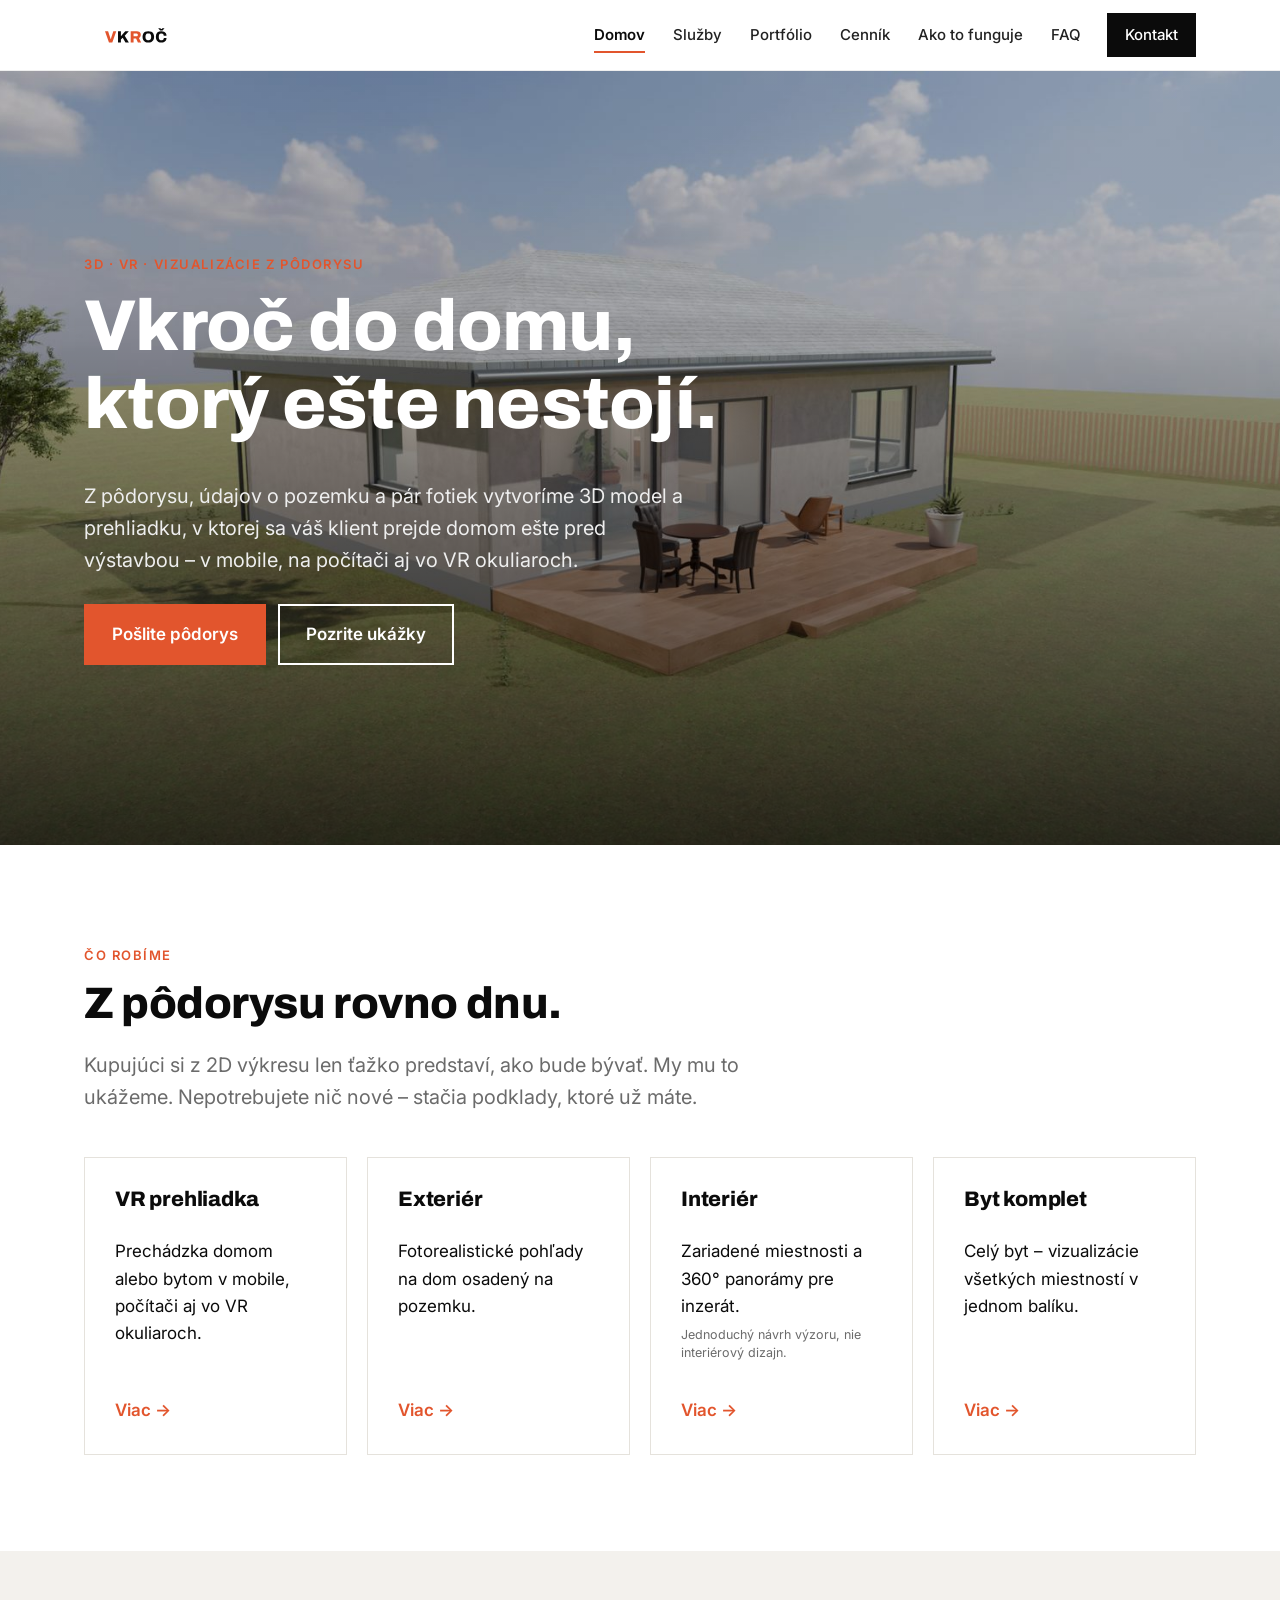
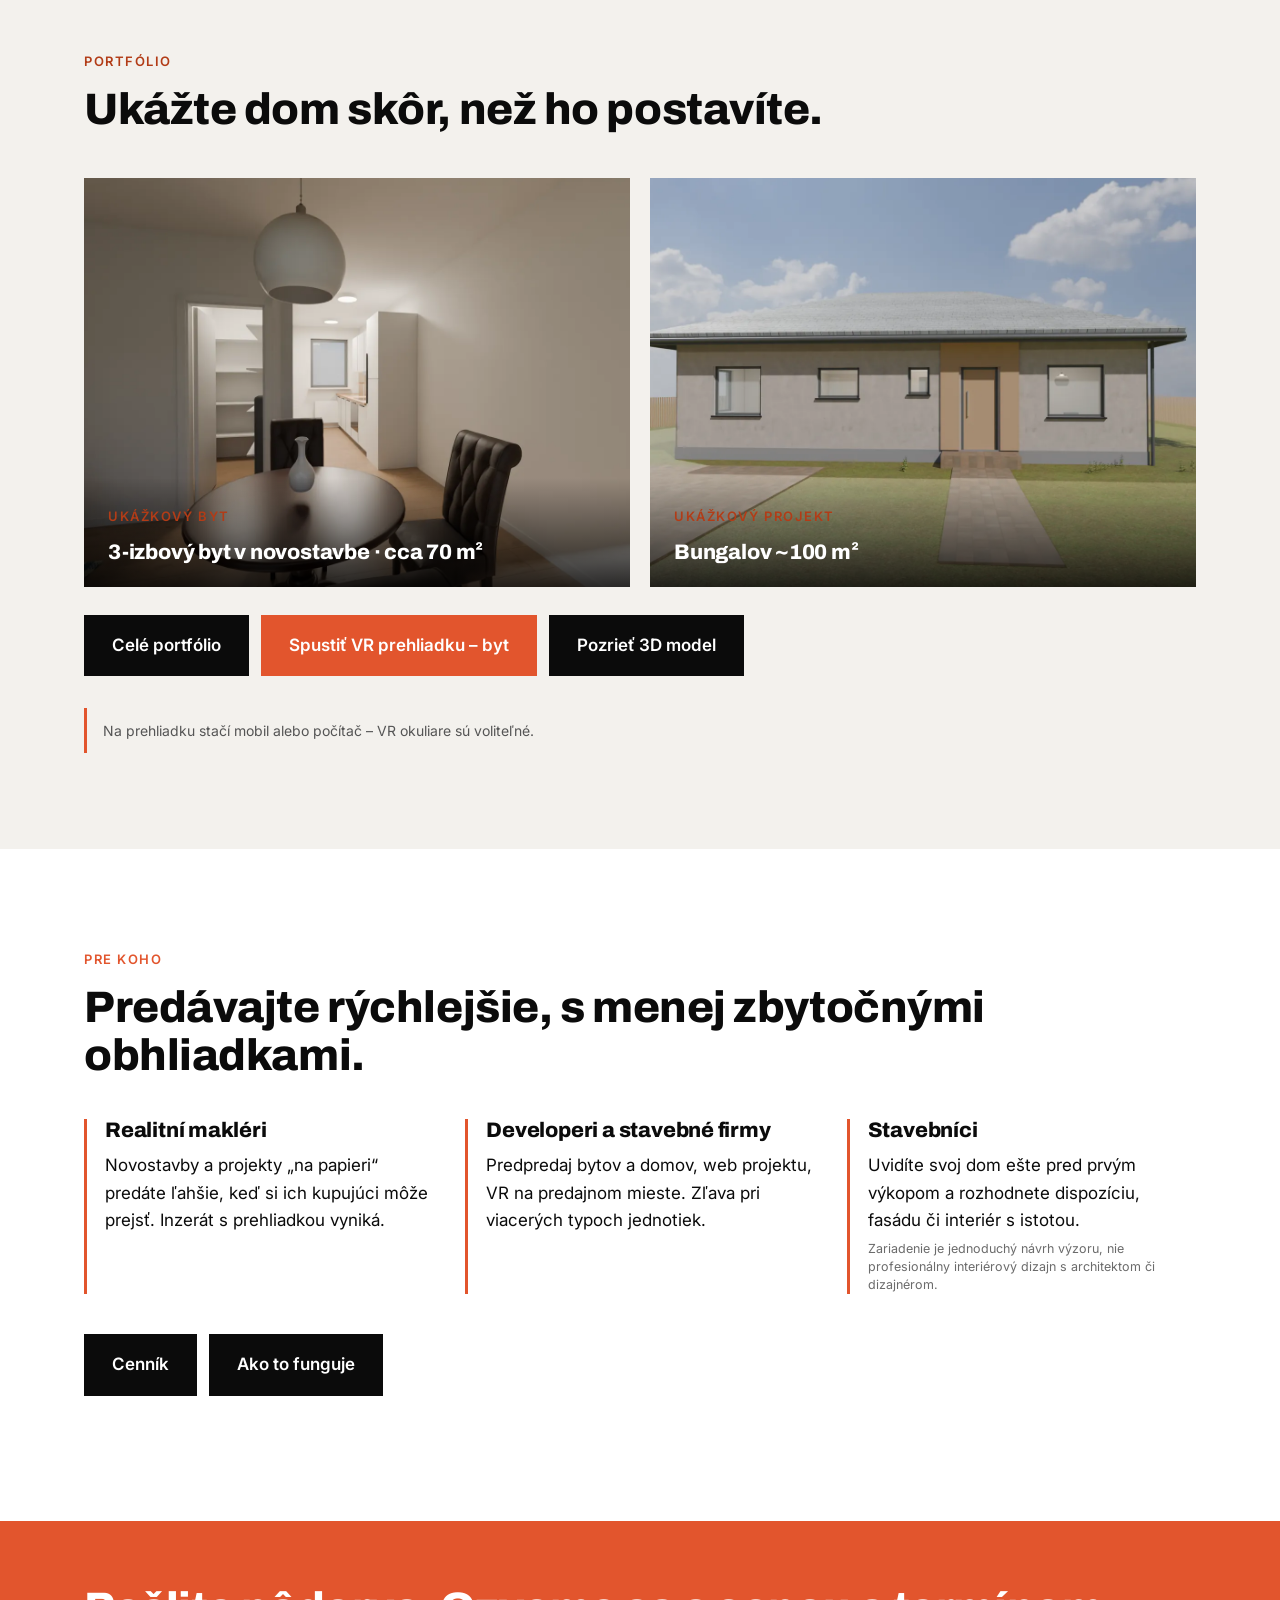
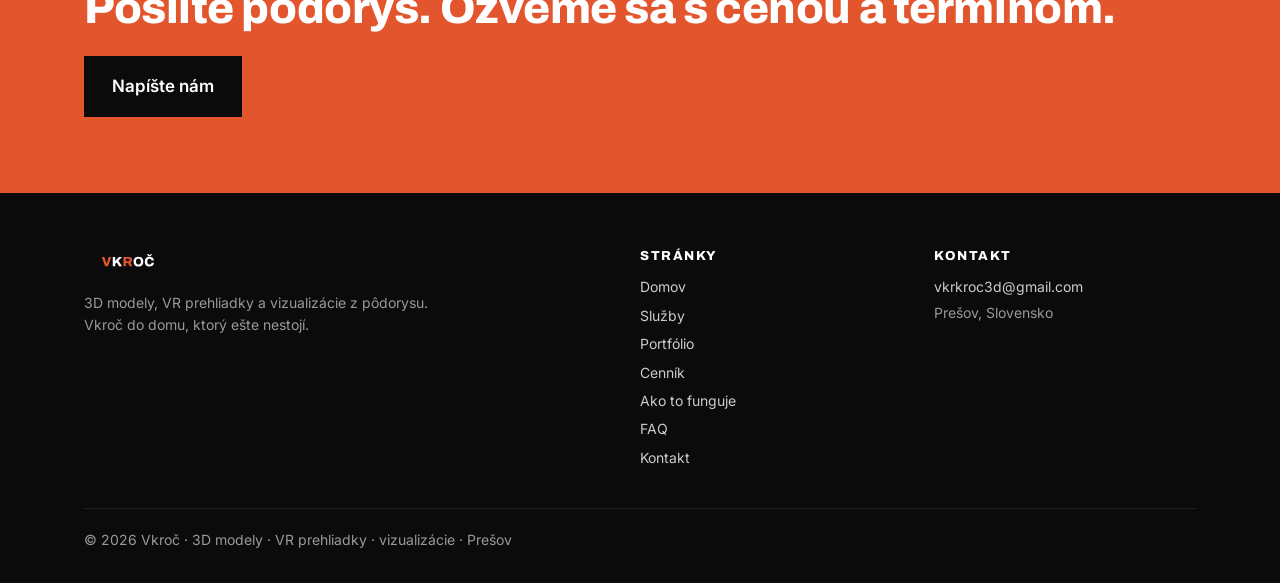
<file: index.html>
<!doctype html>
<html lang="sk">
<head>
<meta charset="utf-8">
<meta name="viewport" content="width=device-width,initial-scale=1">
<title>Vkroč – 3D modely a VR prehliadky z pôdorysu | Prešov</title>
<meta name="description" content="Z pôdorysu, údajov o pozemku a pár fotiek vytvoríme 3D model, VR prehliadku a fotorealistické vizualizácie. Pre maklérov, developerov a stavebníkov na Slovensku.">
<link rel="canonical" href="https://adamskusaai.github.io/vkroc/">
<meta property="og:type" content="website">
<meta property="og:locale" content="sk_SK">
<meta property="og:site_name" content="Vkroč">
<meta property="og:title" content="Vkroč – 3D modely a VR prehliadky z pôdorysu | Prešov">
<meta property="og:description" content="Z pôdorysu, údajov o pozemku a pár fotiek vytvoríme 3D model, VR prehliadku a fotorealistické vizualizácie. Pre maklérov, developerov a stavebníkov na Slovensku.">
<meta property="og:url" content="https://adamskusaai.github.io/vkroc/">
<meta property="og:image" content="https://adamskusaai.github.io/vkroc/img/bung_ext_corner_sw.jpg">
<meta name="twitter:card" content="summary_large_image">
<meta name="theme-color" content="#0B0B0B">
<link rel="icon" href="img/favicon.svg" type="image/svg+xml">
<link rel="icon" href="img/favicon-32.png" sizes="32x32" type="image/png">
<link rel="apple-touch-icon" href="img/apple-touch-icon.png">
<link rel="manifest" href="site.webmanifest">
<script type="application/ld+json">{"@context":"https://schema.org","@type":"LocalBusiness","name":"Vkroč","description":"3D modely, VR prehliadky a vizualizácie z pôdorysu.","url":"https://adamskusaai.github.io/vkroc/","email":"vkrkroc3d@gmail.com","image":"https://adamskusaai.github.io/vkroc/img/bung_ext_corner_sw.jpg","logo":"https://adamskusaai.github.io/vkroc/img/icon-512.png","address":{"@type":"PostalAddress","addressLocality":"Prešov","addressCountry":"SK"},"areaServed":"SK"}</script>
<script>(function(){var m={cennik:'cennik.html',kontakt:'kontakt.html',sluzby:'sluzby.html',ukazky:'portfolio.html',portfolio:'portfolio.html',faq:'faq.html',proces:'ako-to-funguje.html'},h=location.hash.slice(1);if(m[h])location.replace(m[h]);})()</script>
<link rel="preconnect" href="https://fonts.googleapis.com"><link rel="preconnect" href="https://fonts.gstatic.com" crossorigin>
<link href="https://fonts.googleapis.com/css2?family=Archivo:wght@800&amp;family=Inter:wght@400;500;600&amp;display=swap" rel="stylesheet">
<link rel="stylesheet" href="assets/style.css">
<script>document.documentElement.classList.add('js')</script>
</head>
<body>
<a class="skip" href="#main">Preskočiť na obsah</a>
<header class="site-header"><div class="wrap"><a class="logo" href="index.html" aria-label="Vkroč – domov"><img src="img/logo.svg" alt="Vkroč" width="104" height="26"></a>
<button class="burger" aria-label="Menu" aria-expanded="false" aria-controls="nav"><span></span><span></span><span></span></button>
<nav id="nav" class="nav" aria-label="Hlavné menu"><a href="index.html" class="active" aria-current="page">Domov</a><a href="sluzby.html">Služby</a><a href="portfolio.html">Portfólio</a><a href="cennik.html">Cenník</a><a href="ako-to-funguje.html">Ako to funguje</a><a href="faq.html">FAQ</a><a href="kontakt.html" class="cta">Kontakt</a></nav></div></header>
<main id="main">

<section class="hero"><div class="wrap">
<span class="tag">3D · VR · vizualizácie z pôdorysu</span>
<h1>Vkroč do domu,<br>ktorý ešte nestojí.</h1>
<p>Z pôdorysu, údajov o pozemku a pár fotiek vytvoríme 3D model a prehliadku, v ktorej sa váš klient prejde domom ešte pred výstavbou – v mobile, na počítači aj vo VR okuliaroch.</p>
<a class="btn" href="kontakt.html">Pošlite pôdorys</a><a class="btn ghost" href="portfolio.html">Pozrite ukážky</a>
</div></section>

<section><div class="wrap reveal">
<span class="tag">Čo robíme</span>
<h2>Z pôdorysu rovno dnu.</h2>
<p class="lead">Kupujúci si z 2D výkresu len ťažko predstaví, ako bude bývať. My mu to ukážeme. Nepotrebujete nič nové – stačia podklady, ktoré už máte.</p>
<div class="cards four">
<a class="card" href="sluzby.html#vr"><h3>VR prehliadka</h3><p>Prechádzka domom alebo bytom v mobile, počítači aj vo VR okuliaroch.</p><span class="more">Viac</span></a>
<a class="card" href="sluzby.html#exterier"><h3>Exteriér</h3><p>Fotorealistické pohľady na dom osadený na pozemku.</p><span class="more">Viac</span></a>
<a class="card" href="sluzby.html#interier"><h3>Interiér</h3><p>Zariadené miestnosti a 360° panorámy pre inzerát. <small class="note-s">Jednoduchý návrh výzoru, nie interiérový dizajn.</small></p><span class="more">Viac</span></a>
<a class="card" href="sluzby.html#byt"><h3>Byt komplet</h3><p>Celý byt – vizualizácie všetkých miestností v jednom balíku.</p><span class="more">Viac</span></a>
</div></div></section>

<section class="paper"><div class="wrap reveal">
<span class="tag">Portfólio</span>
<h2>Ukážte dom skôr, než ho postavíte.</h2>
<div class="cards two">
<a class="teaser" href="portfolio.html#byt"><picture><source srcset="img/byt3i_obyvacka_kuchyna.webp" type="image/webp"><img src="img/byt3i_obyvacka_kuchyna.jpg" alt="3-izbový byt v novostavbe" loading="lazy" decoding="async" width="1600" height="900"></picture><div><span class="tag">Ukážkový byt</span><h3>3-izbový byt v novostavbe · cca 70 m²</h3></div></a>
<a class="teaser" href="portfolio.html#bungalov"><picture><source srcset="img/bung_ext_front.webp" type="image/webp"><img src="img/bung_ext_front.jpg" alt="Bungalov ~100 m²" loading="lazy" decoding="async" width="1600" height="900"></picture><div><span class="tag">Ukážkový projekt</span><h3>Bungalov ~100 m²</h3></div></a>
</div>
<p style="margin-top:28px"><a class="btn dark" href="portfolio.html">Celé portfólio</a><a class="btn" href="tour/byt3i/tour4.html?model=house_byt3i.glb&amp;lm=lm/&amp;col0=col_byt3i.bin&amp;spots=byt3i&amp;start=1&amp;dhc=4.7,4.6" target="_blank" rel="noopener">Spustiť VR prehliadku – byt</a><a class="btn dark" href="tour/byt3i/tour4.html?model=house_byt3i.glb&amp;lm=lm/&amp;col0=col_byt3i.bin&amp;spots=byt3i&amp;start=1&amp;dhc=4.7,4.6&amp;mode=model" target="_blank" rel="noopener">Pozrieť 3D model</a></p><p class="note">Na prehliadku stačí mobil alebo počítač – VR okuliare sú voliteľné.</p>
</div></section>

<section><div class="wrap reveal">
<span class="tag">Pre koho</span>
<h2>Predávajte rýchlejšie, s menej zbytočnými obhliadkami.</h2>
<div class="who">
<div><h3>Realitní makléri</h3>Novostavby a projekty „na papieri“ predáte ľahšie, keď si ich kupujúci môže prejsť. Inzerát s prehliadkou vyniká.</div>
<div><h3>Developeri a stavebné firmy</h3>Predpredaj bytov a domov, web projektu, VR na predajnom mieste. Zľava pri viacerých typoch jednotiek.</div>
<div><h3>Stavebníci</h3>Uvidíte svoj dom ešte pred prvým výkopom a rozhodnete dispozíciu, fasádu či interiér s istotou.<br><small class="note-s">Zariadenie je jednoduchý návrh výzoru, nie profesionálny interiérový dizajn s architektom či dizajnérom.</small></div>
</div>
<p style="margin-top:40px"><a class="btn dark" href="cennik.html">Cenník</a><a class="btn dark" href="ako-to-funguje.html">Ako to funguje</a></p>
</div></section>
<section class="cta-band"><div class="wrap"><h2>Pošlite pôdorys. Ozveme sa s cenou a termínom.</h2><a class="btn" href="kontakt.html">Napíšte nám</a></div></section>
</main>
<footer><div class="wrap">
<div class="cols">
<div><img src="img/logo-white.svg" alt="Vkroč" width="88" height="22"><p>3D modely, VR prehliadky a vizualizácie z pôdorysu.<br>Vkroč do domu, ktorý ešte nestojí.</p></div>
<div><h2 class="fh">Stránky</h2><a href="index.html">Domov</a><a href="sluzby.html">Služby</a><a href="portfolio.html">Portfólio</a><a href="cennik.html">Cenník</a><a href="ako-to-funguje.html">Ako to funguje</a><a href="faq.html">FAQ</a><a href="kontakt.html">Kontakt</a></div>
<div><h2 class="fh">Kontakt</h2><a href="mailto:vkrkroc3d@gmail.com">vkrkroc3d@gmail.com</a><span>Prešov, Slovensko</span></div>
</div>
<div class="bottom">© 2026 Vkroč · 3D modely · VR prehliadky · vizualizácie · Prešov</div>
</div></footer>
<script src="assets/main.js" defer></script>
</body></html>
</file>
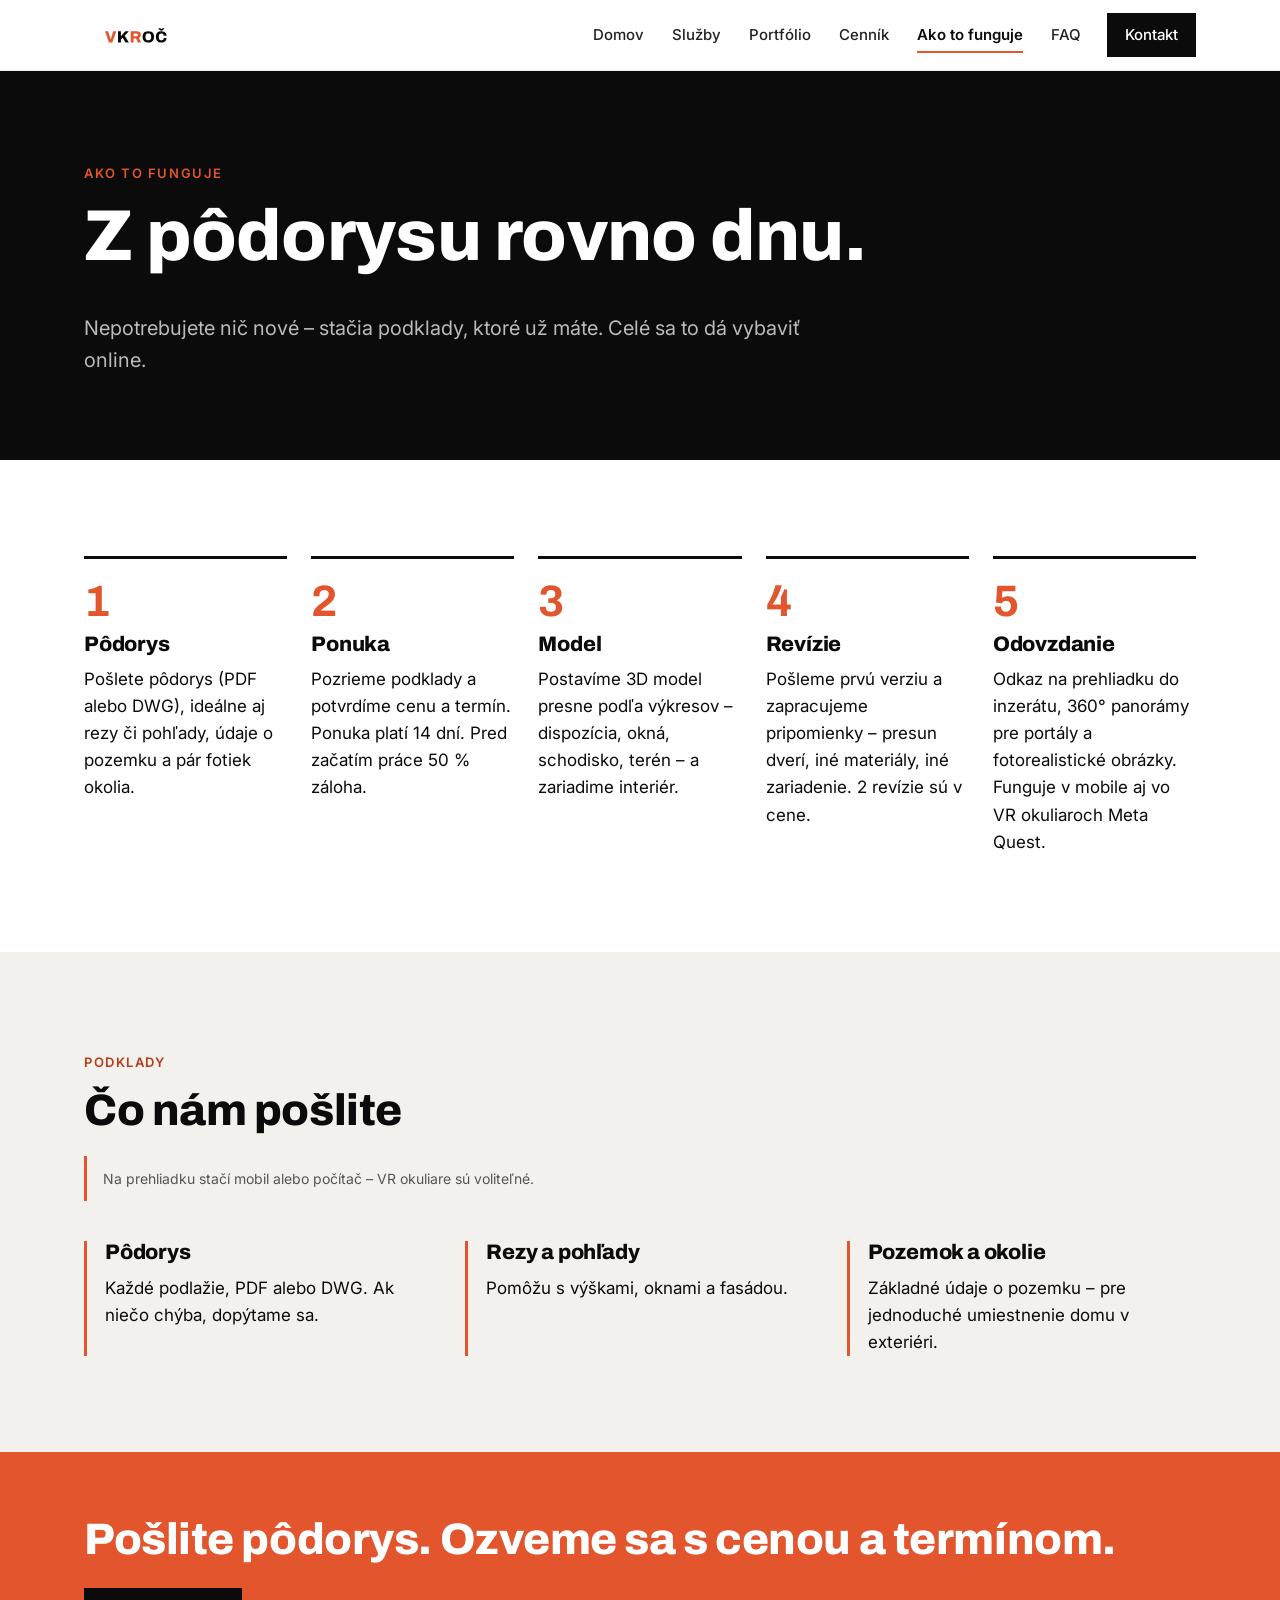
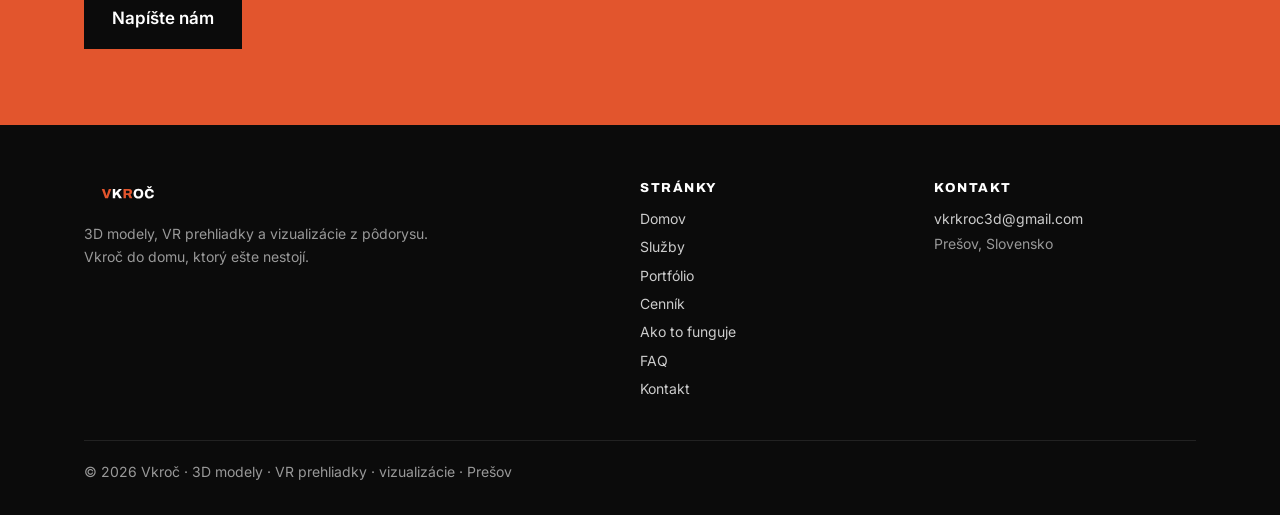
<file: ako-to-funguje.html>
<!doctype html>
<html lang="sk">
<head>
<meta charset="utf-8">
<meta name="viewport" content="width=device-width,initial-scale=1">
<title>Ako to funguje – od pôdorysu po prehliadku | Vkroč</title>
<meta name="description" content="Postup spolupráce: pošlete pôdorys, dostanete ponuku, postavíme model, zapracujeme revízie a odovzdáme prehliadku a vizualizácie.">
<link rel="canonical" href="https://adamskusaai.github.io/vkroc/ako-to-funguje.html">
<meta property="og:type" content="website">
<meta property="og:locale" content="sk_SK">
<meta property="og:site_name" content="Vkroč">
<meta property="og:title" content="Ako to funguje – od pôdorysu po prehliadku | Vkroč">
<meta property="og:description" content="Postup spolupráce: pošlete pôdorys, dostanete ponuku, postavíme model, zapracujeme revízie a odovzdáme prehliadku a vizualizácie.">
<meta property="og:url" content="https://adamskusaai.github.io/vkroc/ako-to-funguje.html">
<meta property="og:image" content="https://adamskusaai.github.io/vkroc/img/bung_ext_corner_sw.jpg">
<meta name="twitter:card" content="summary_large_image">
<meta name="theme-color" content="#0B0B0B">
<link rel="icon" href="img/favicon.svg" type="image/svg+xml">
<link rel="icon" href="img/favicon-32.png" sizes="32x32" type="image/png">
<link rel="apple-touch-icon" href="img/apple-touch-icon.png">
<link rel="manifest" href="site.webmanifest">
<link rel="preconnect" href="https://fonts.googleapis.com"><link rel="preconnect" href="https://fonts.gstatic.com" crossorigin>
<link href="https://fonts.googleapis.com/css2?family=Archivo:wght@800&amp;family=Inter:wght@400;500;600&amp;display=swap" rel="stylesheet">
<link rel="stylesheet" href="assets/style.css">
<script>document.documentElement.classList.add('js')</script>
</head>
<body>
<a class="skip" href="#main">Preskočiť na obsah</a>
<header class="site-header"><div class="wrap"><a class="logo" href="index.html" aria-label="Vkroč – domov"><img src="img/logo.svg" alt="Vkroč" width="104" height="26"></a>
<button class="burger" aria-label="Menu" aria-expanded="false" aria-controls="nav"><span></span><span></span><span></span></button>
<nav id="nav" class="nav" aria-label="Hlavné menu"><a href="index.html">Domov</a><a href="sluzby.html">Služby</a><a href="portfolio.html">Portfólio</a><a href="cennik.html">Cenník</a><a href="ako-to-funguje.html" class="active" aria-current="page">Ako to funguje</a><a href="faq.html">FAQ</a><a href="kontakt.html" class="cta">Kontakt</a></nav></div></header>
<main id="main">

<section class="page-hero"><div class="wrap"><span class="tag">Ako to funguje</span><h1>Z pôdorysu rovno dnu.</h1><p class="lead">Nepotrebujete nič nové – stačia podklady, ktoré už máte. Celé sa to dá vybaviť online.</p></div></section>
<section><div class="wrap reveal">
<div class="steps five" style="margin-top:0">
<div><b>1</b><h3>Pôdorys</h3>Pošlete pôdorys (PDF alebo DWG), ideálne aj rezy či pohľady, údaje o pozemku a pár fotiek okolia.</div>
<div><b>2</b><h3>Ponuka</h3>Pozrieme podklady a potvrdíme cenu a termín. Ponuka platí 14 dní. Pred začatím práce 50 % záloha.</div>
<div><b>3</b><h3>Model</h3>Postavíme 3D model presne podľa výkresov – dispozícia, okná, schodisko, terén – a zariadime interiér.</div>
<div><b>4</b><h3>Revízie</h3>Pošleme prvú verziu a zapracujeme pripomienky – presun dverí, iné materiály, iné zariadenie. 2 revízie sú v cene.</div>
<div><b>5</b><h3>Odovzdanie</h3>Odkaz na prehliadku do inzerátu, 360° panorámy pre portály a fotorealistické obrázky. Funguje v mobile aj vo VR okuliaroch Meta Quest.</div>
</div></div></section>
<section class="paper"><div class="wrap reveal">
<span class="tag">Podklady</span><h2>Čo nám pošlite</h2><p class="note">Na prehliadku stačí mobil alebo počítač – VR okuliare sú voliteľné.</p>
<div class="who">
<div><h3>Pôdorys</h3>Každé podlažie, PDF alebo DWG. Ak niečo chýba, dopýtame sa.</div>
<div><h3>Rezy a pohľady</h3>Pomôžu s výškami, oknami a fasádou.</div>
<div><h3>Pozemok a okolie</h3>Základné údaje o pozemku – pre jednoduché umiestnenie domu v exteriéri.</div>
</div></div></section>
<section class="cta-band"><div class="wrap"><h2>Pošlite pôdorys. Ozveme sa s cenou a termínom.</h2><a class="btn" href="kontakt.html">Napíšte nám</a></div></section>
</main>
<footer><div class="wrap">
<div class="cols">
<div><img src="img/logo-white.svg" alt="Vkroč" width="88" height="22"><p>3D modely, VR prehliadky a vizualizácie z pôdorysu.<br>Vkroč do domu, ktorý ešte nestojí.</p></div>
<div><h2 class="fh">Stránky</h2><a href="index.html">Domov</a><a href="sluzby.html">Služby</a><a href="portfolio.html">Portfólio</a><a href="cennik.html">Cenník</a><a href="ako-to-funguje.html">Ako to funguje</a><a href="faq.html">FAQ</a><a href="kontakt.html">Kontakt</a></div>
<div><h2 class="fh">Kontakt</h2><a href="mailto:vkrkroc3d@gmail.com">vkrkroc3d@gmail.com</a><span>Prešov, Slovensko</span></div>
</div>
<div class="bottom">© 2026 Vkroč · 3D modely · VR prehliadky · vizualizácie · Prešov</div>
</div></footer>
<script src="assets/main.js" defer></script>
</body></html>
</file>
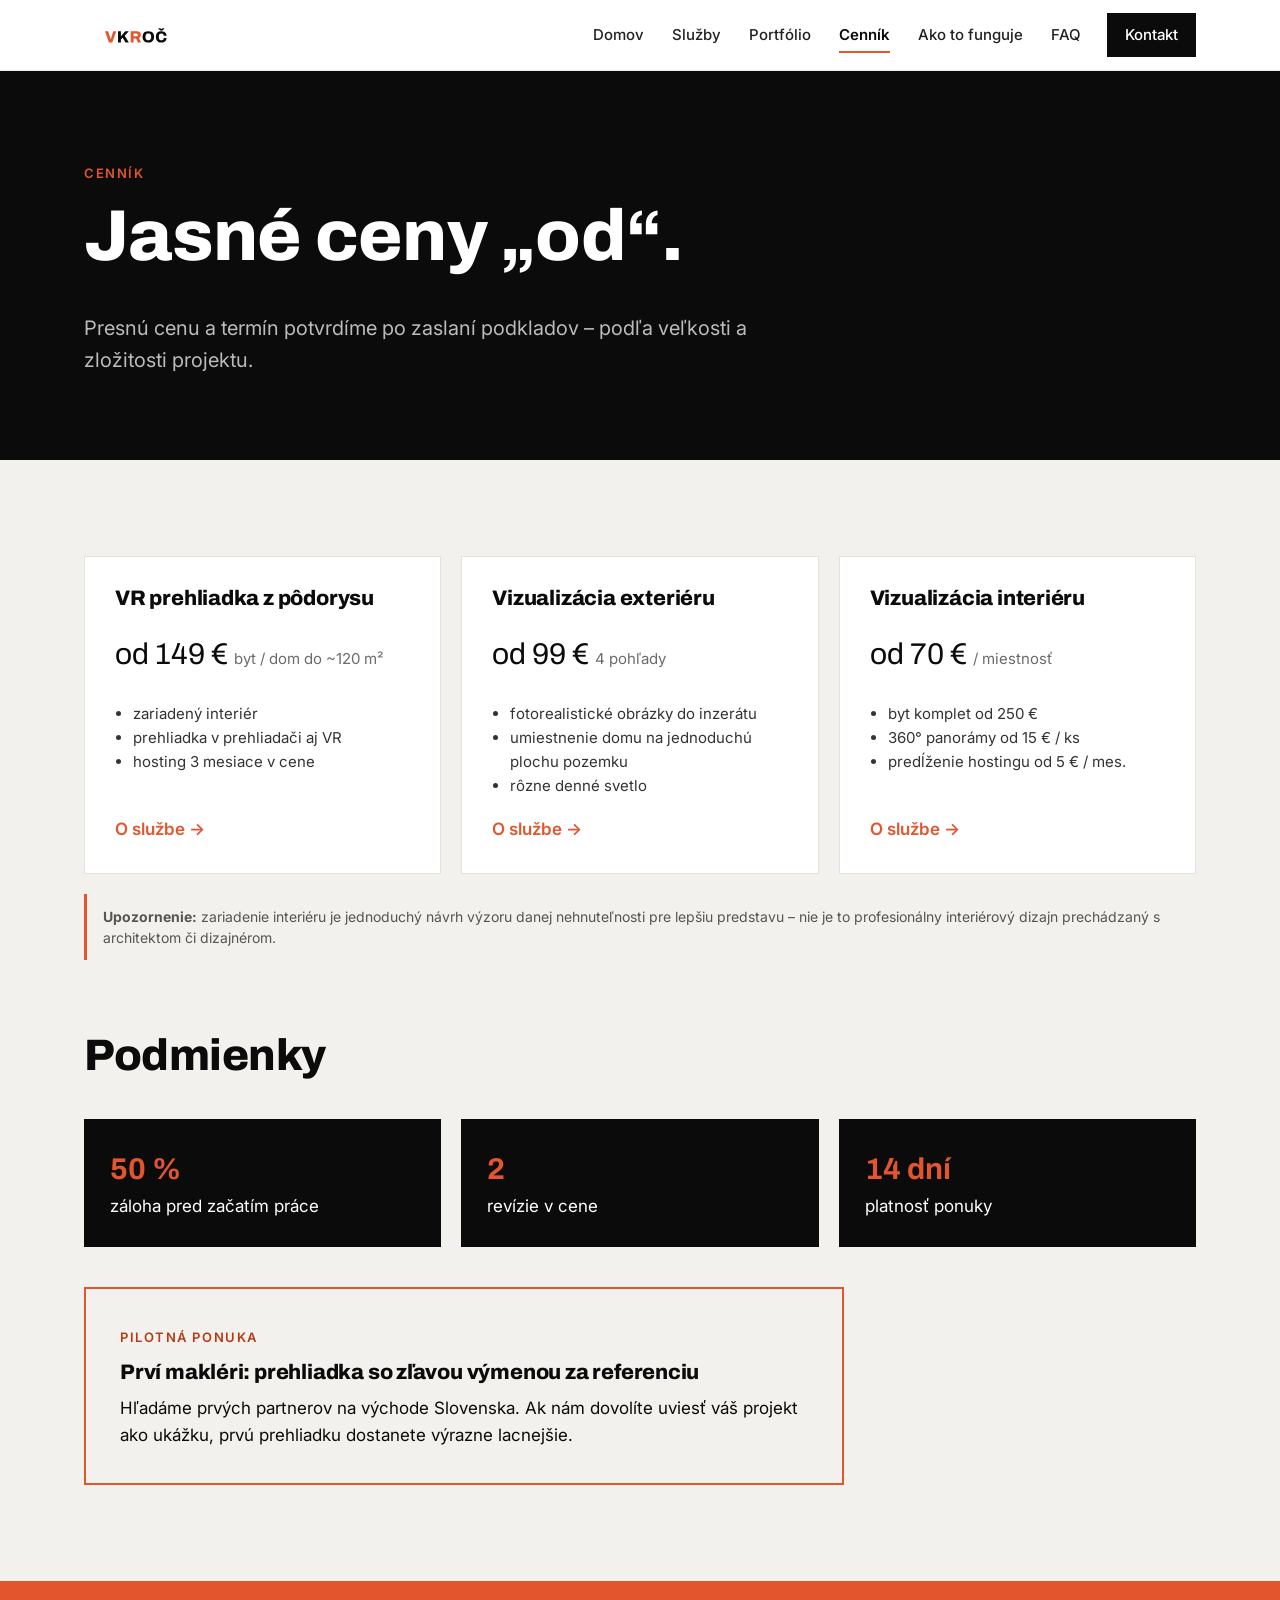
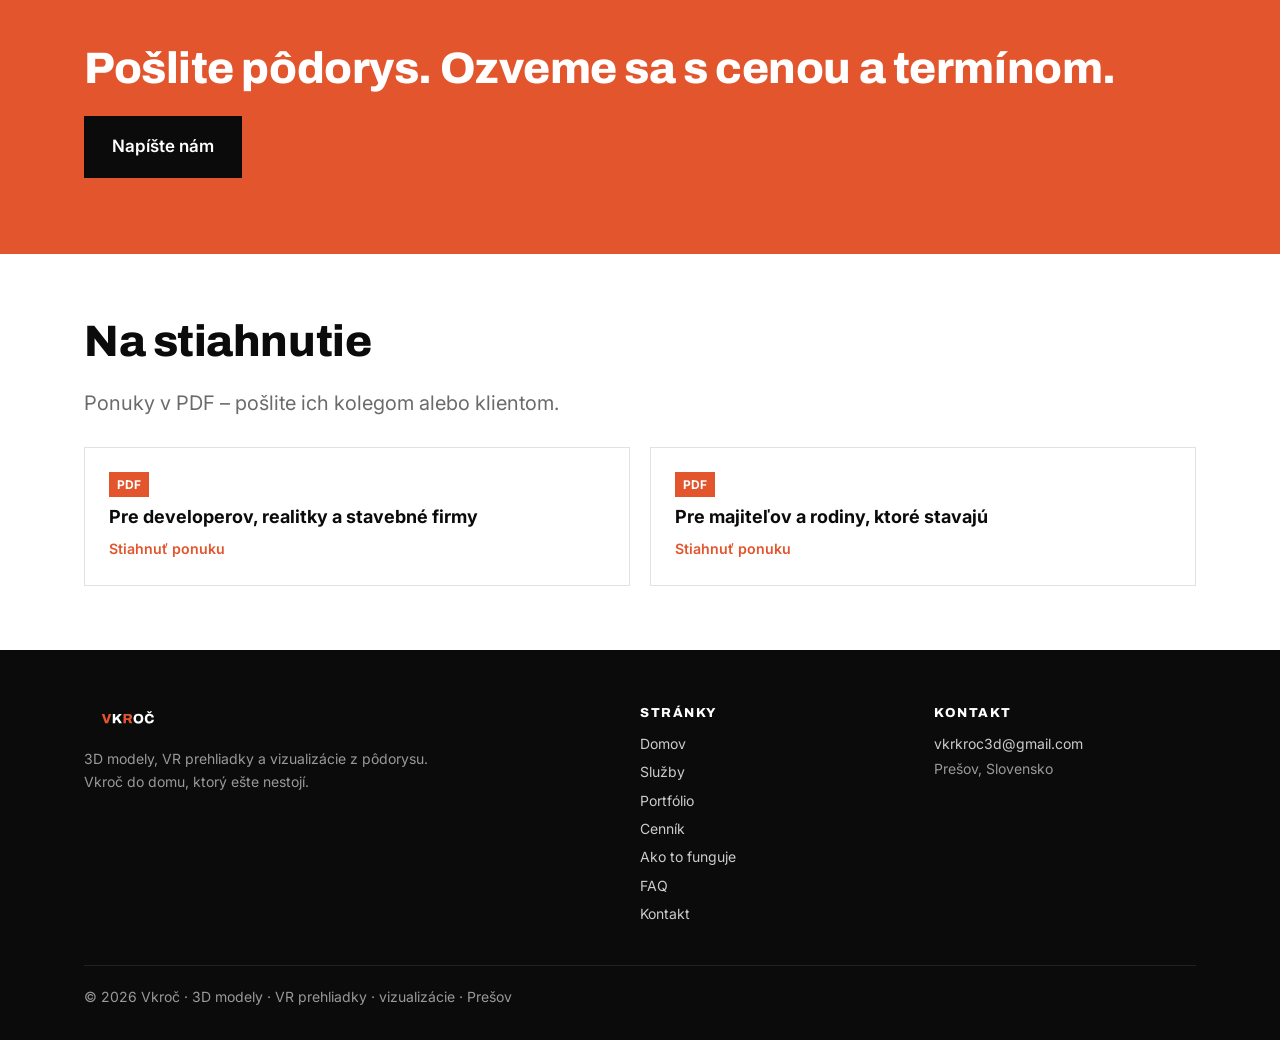
<file: cennik.html>
<!doctype html>
<html lang="sk">
<head>
<meta charset="utf-8">
<meta name="viewport" content="width=device-width,initial-scale=1">
<title>Cenník – VR prehliadky a vizualizácie | Vkroč</title>
<meta name="description" content="Ceny od: VR prehliadka od 149 €, exteriér (4 pohľady) od 99 €, interiér od 70 € za miestnosť, byt komplet od 250 €.">
<link rel="canonical" href="https://adamskusaai.github.io/vkroc/cennik.html">
<meta property="og:type" content="website">
<meta property="og:locale" content="sk_SK">
<meta property="og:site_name" content="Vkroč">
<meta property="og:title" content="Cenník – VR prehliadky a vizualizácie | Vkroč">
<meta property="og:description" content="Ceny od: VR prehliadka od 149 €, exteriér (4 pohľady) od 99 €, interiér od 70 € za miestnosť, byt komplet od 250 €.">
<meta property="og:url" content="https://adamskusaai.github.io/vkroc/cennik.html">
<meta property="og:image" content="https://adamskusaai.github.io/vkroc/img/bung_ext_corner_sw.jpg">
<meta name="twitter:card" content="summary_large_image">
<meta name="theme-color" content="#0B0B0B">
<link rel="icon" href="img/favicon.svg" type="image/svg+xml">
<link rel="icon" href="img/favicon-32.png" sizes="32x32" type="image/png">
<link rel="apple-touch-icon" href="img/apple-touch-icon.png">
<link rel="manifest" href="site.webmanifest">
<link rel="preconnect" href="https://fonts.googleapis.com"><link rel="preconnect" href="https://fonts.gstatic.com" crossorigin>
<link href="https://fonts.googleapis.com/css2?family=Archivo:wght@800&amp;family=Inter:wght@400;500;600&amp;display=swap" rel="stylesheet">
<link rel="stylesheet" href="assets/style.css">
<script>document.documentElement.classList.add('js')</script>
</head>
<body>
<a class="skip" href="#main">Preskočiť na obsah</a>
<header class="site-header"><div class="wrap"><a class="logo" href="index.html" aria-label="Vkroč – domov"><img src="img/logo.svg" alt="Vkroč" width="104" height="26"></a>
<button class="burger" aria-label="Menu" aria-expanded="false" aria-controls="nav"><span></span><span></span><span></span></button>
<nav id="nav" class="nav" aria-label="Hlavné menu"><a href="index.html">Domov</a><a href="sluzby.html">Služby</a><a href="portfolio.html">Portfólio</a><a href="cennik.html" class="active" aria-current="page">Cenník</a><a href="ako-to-funguje.html">Ako to funguje</a><a href="faq.html">FAQ</a><a href="kontakt.html" class="cta">Kontakt</a></nav></div></header>
<main id="main">

<section class="page-hero"><div class="wrap"><span class="tag">Cenník</span><h1>Jasné ceny „od“.</h1><p class="lead">Presnú cenu a termín potvrdíme po zaslaní podkladov – podľa veľkosti a zložitosti projektu.</p></div></section>
<section class="paper"><div class="wrap reveal">
<div class="cards" style="margin-top:0">
<div class="card"><h3>VR prehliadka z pôdorysu</h3><div class="price">od 149 € <small>byt / dom do ~120 m²</small></div><ul><li>zariadený interiér</li><li>prehliadka v prehliadači aj VR</li><li>hosting 3 mesiace v cene</li></ul><a class="more" href="sluzby.html#vr">O službe</a></div>
<div class="card"><h3>Vizualizácia exteriéru</h3><div class="price">od 99 € <small>4 pohľady</small></div><ul><li>fotorealistické obrázky do inzerátu</li><li>umiestnenie domu na jednoduchú plochu pozemku</li><li>rôzne denné svetlo</li></ul><a class="more" href="sluzby.html#exterier">O službe</a></div>
<div class="card"><h3>Vizualizácia interiéru</h3><div class="price">od 70 € <small>/ miestnosť</small></div><ul><li>byt komplet od 250 €</li><li>360° panorámy od 15 € / ks</li><li>predĺženie hostingu od 5 € / mes.</li></ul><a class="more" href="sluzby.html#interier">O službe</a></div>
</div>
<p class="note"><b>Upozornenie:</b> zariadenie interiéru je jednoduchý návrh výzoru danej nehnuteľnosti pre lepšiu predstavu – nie je to profesionálny interiérový dizajn prechádzaný s architektom či dizajnérom.</p>
<h2 style="margin-top:72px">Podmienky</h2>
<div class="cond">
<div><b>50 %</b>záloha pred začatím práce</div>
<div><b>2</b>revízie v cene</div>
<div><b>14 dní</b>platnosť ponuky</div>
</div>
<div class="pilot"><span class="tag">Pilotná ponuka</span><h3>Prví makléri: prehliadka so zľavou výmenou za referenciu</h3>Hľadáme prvých partnerov na východe Slovenska. Ak nám dovolíte uviesť váš projekt ako ukážku, prvú prehliadku dostanete výrazne lacnejšie.</div>
</div></section>
<section class="cta-band"><div class="wrap"><h2>Pošlite pôdorys. Ozveme sa s cenou a termínom.</h2><a class="btn" href="kontakt.html">Napíšte nám</a></div></section>
<section id="na-stiahnutie" class="downloads-sec"><div class="wrap reveal"><h2>Na stiahnutie</h2><p class="lead">Ponuky v PDF – pošlite ich kolegom alebo klientom.</p>
<div class="downloads"><a class="dl" href="files/vkroc-developeri.pdf" download><span class="dl-tag">PDF</span><b>Pre developerov, realitky a stavebné firmy</b><small>Stiahnuť ponuku</small></a>
<a class="dl" href="files/vkroc-majitelia.pdf" download><span class="dl-tag">PDF</span><b>Pre majiteľov a rodiny, ktoré stavajú</b><small>Stiahnuť ponuku</small></a></div></div></section>
</main>
<footer><div class="wrap">
<div class="cols">
<div><img src="img/logo-white.svg" alt="Vkroč" width="88" height="22"><p>3D modely, VR prehliadky a vizualizácie z pôdorysu.<br>Vkroč do domu, ktorý ešte nestojí.</p></div>
<div><h2 class="fh">Stránky</h2><a href="index.html">Domov</a><a href="sluzby.html">Služby</a><a href="portfolio.html">Portfólio</a><a href="cennik.html">Cenník</a><a href="ako-to-funguje.html">Ako to funguje</a><a href="faq.html">FAQ</a><a href="kontakt.html">Kontakt</a></div>
<div><h2 class="fh">Kontakt</h2><a href="mailto:vkrkroc3d@gmail.com">vkrkroc3d@gmail.com</a><span>Prešov, Slovensko</span></div>
</div>
<div class="bottom">© 2026 Vkroč · 3D modely · VR prehliadky · vizualizácie · Prešov</div>
</div></footer>
<script src="assets/main.js" defer></script>
</body></html>
</file>
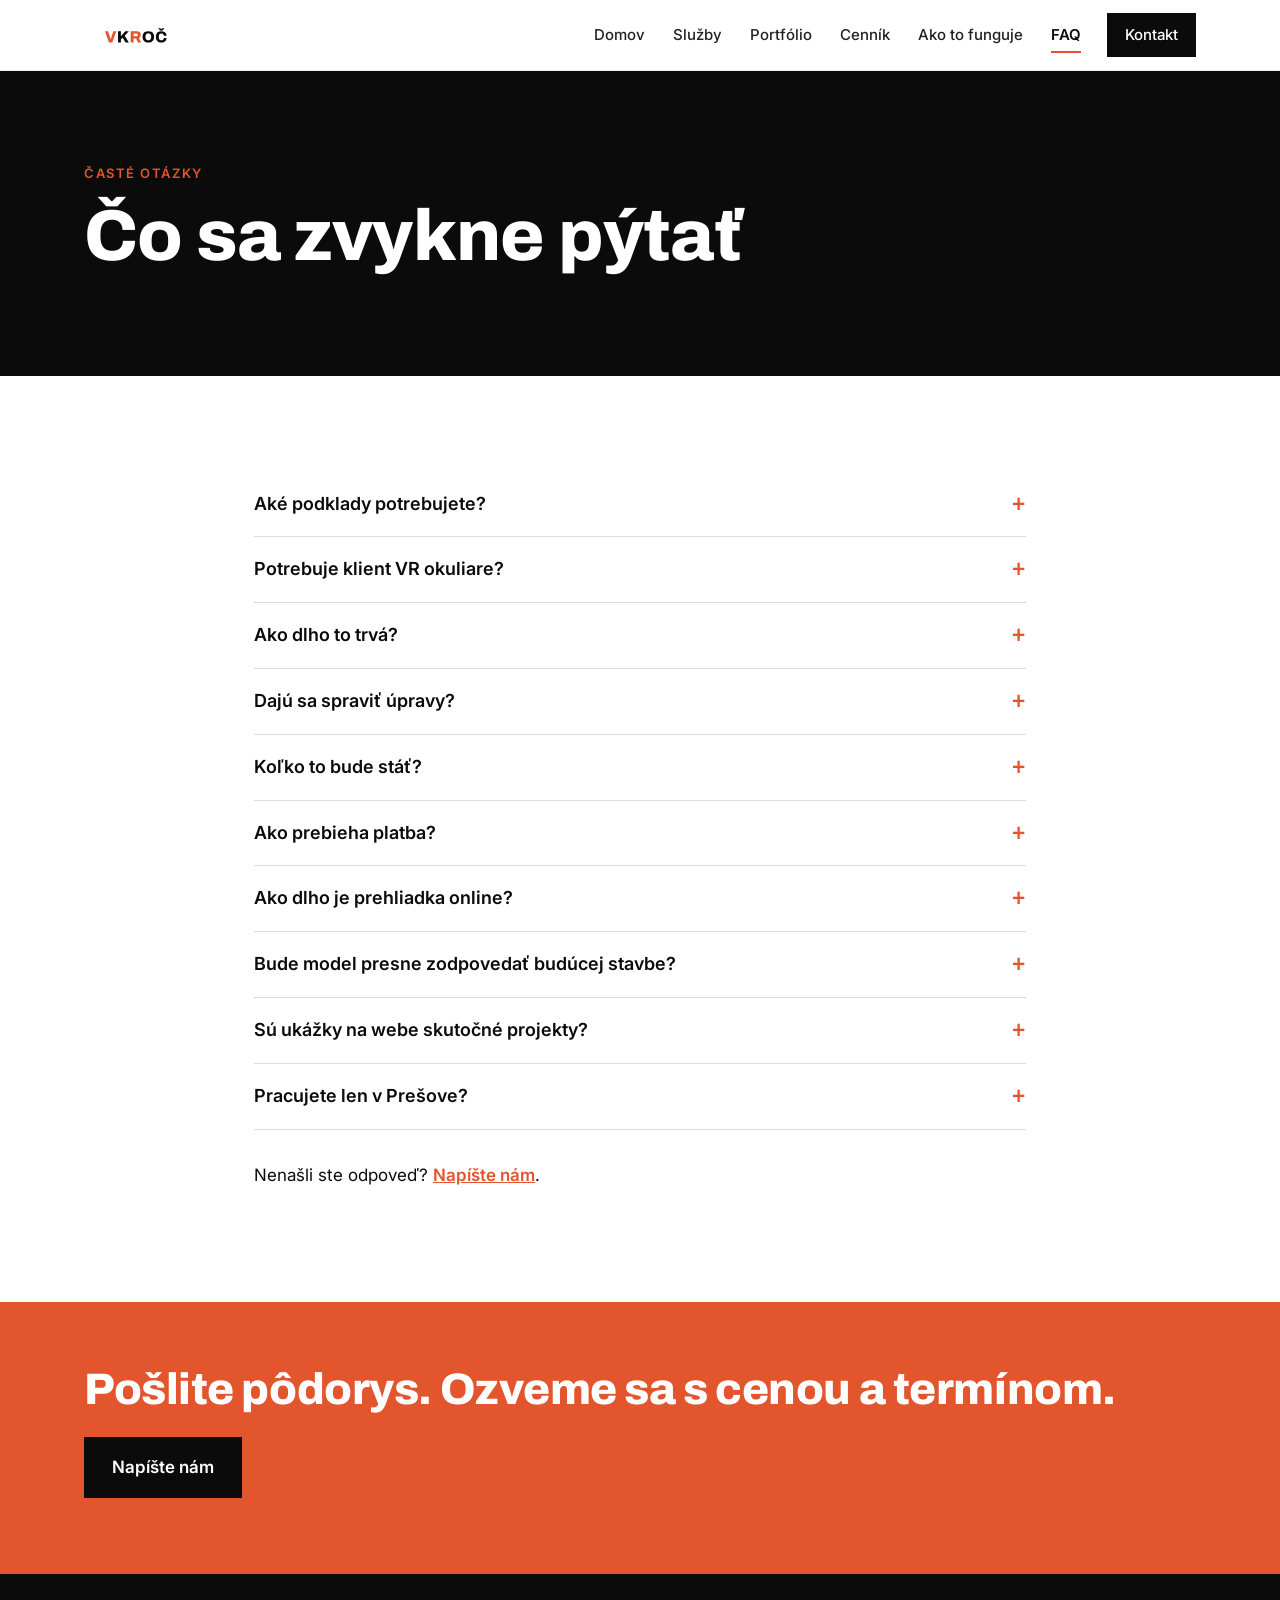
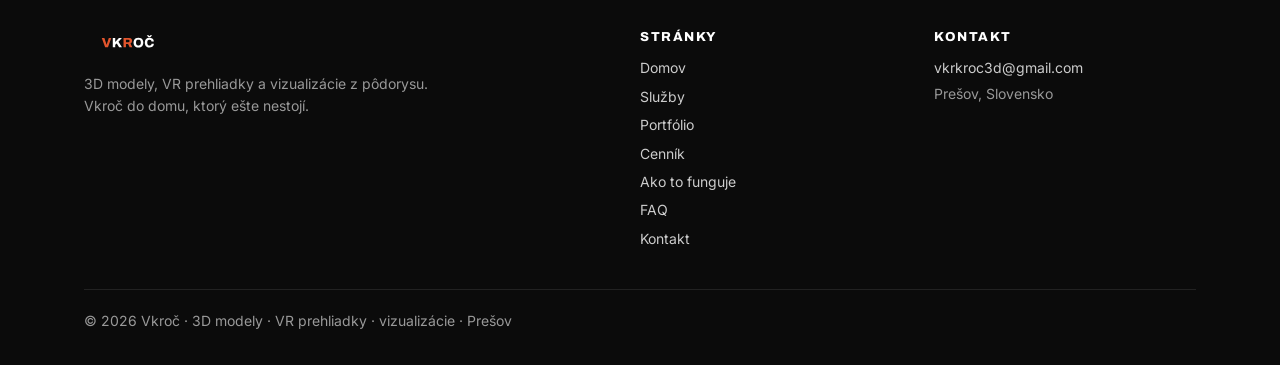
<file: faq.html>
<!doctype html>
<html lang="sk">
<head>
<meta charset="utf-8">
<meta name="viewport" content="width=device-width,initial-scale=1">
<title>Časté otázky | Vkroč</title>
<meta name="description" content="Odpovede na časté otázky o VR prehliadkach a vizualizáciách z pôdorysu: podklady, ceny, platba, revízie, hosting.">
<link rel="canonical" href="https://adamskusaai.github.io/vkroc/faq.html">
<meta property="og:type" content="website">
<meta property="og:locale" content="sk_SK">
<meta property="og:site_name" content="Vkroč">
<meta property="og:title" content="Časté otázky | Vkroč">
<meta property="og:description" content="Odpovede na časté otázky o VR prehliadkach a vizualizáciách z pôdorysu: podklady, ceny, platba, revízie, hosting.">
<meta property="og:url" content="https://adamskusaai.github.io/vkroc/faq.html">
<meta property="og:image" content="https://adamskusaai.github.io/vkroc/img/bung_ext_corner_sw.jpg">
<meta name="twitter:card" content="summary_large_image">
<meta name="theme-color" content="#0B0B0B">
<link rel="icon" href="img/favicon.svg" type="image/svg+xml">
<link rel="icon" href="img/favicon-32.png" sizes="32x32" type="image/png">
<link rel="apple-touch-icon" href="img/apple-touch-icon.png">
<link rel="manifest" href="site.webmanifest">
<link rel="preconnect" href="https://fonts.googleapis.com"><link rel="preconnect" href="https://fonts.gstatic.com" crossorigin>
<link href="https://fonts.googleapis.com/css2?family=Archivo:wght@800&amp;family=Inter:wght@400;500;600&amp;display=swap" rel="stylesheet">
<link rel="stylesheet" href="assets/style.css">
<script>document.documentElement.classList.add('js')</script>
</head>
<body>
<a class="skip" href="#main">Preskočiť na obsah</a>
<header class="site-header"><div class="wrap"><a class="logo" href="index.html" aria-label="Vkroč – domov"><img src="img/logo.svg" alt="Vkroč" width="104" height="26"></a>
<button class="burger" aria-label="Menu" aria-expanded="false" aria-controls="nav"><span></span><span></span><span></span></button>
<nav id="nav" class="nav" aria-label="Hlavné menu"><a href="index.html">Domov</a><a href="sluzby.html">Služby</a><a href="portfolio.html">Portfólio</a><a href="cennik.html">Cenník</a><a href="ako-to-funguje.html">Ako to funguje</a><a href="faq.html" class="active" aria-current="page">FAQ</a><a href="kontakt.html" class="cta">Kontakt</a></nav></div></header>
<main id="main">
<section class="page-hero"><div class="wrap"><span class="tag">Časté otázky</span><h1>Čo sa zvykne pýtať</h1></div></section>
<section class="faq"><div class="wrap" style="max-width:820px"><details><summary>Aké podklady potrebujete?</summary><p>Stačí pôdorys každého podlažia (PDF alebo DWG), ideálne aj rezy a pohľady. Pre exteriér pomôžu údaje o pozemku a fotky okolia. Ak niečo chýba, dopýtame sa.</p></details><details><summary>Potrebuje klient VR okuliare?</summary><p>Nie. Prehliadka funguje v bežnom mobile a počítači cez odkaz. VR okuliare (napr. Meta Quest) sú voliteľné – zážitok „ako naozaj“. Na mobile aj počítači si dom pozriete aj ako 3D model zhora, z boku a spredu.</p></details><details><summary>Ako dlho to trvá?</summary><p>Termín potvrdíme po zaslaní podkladov, podľa veľkosti a zložitosti projektu.</p></details><details><summary>Dajú sa spraviť úpravy?</summary><p>Áno. Po prvej verzii zapracujeme pripomienky – presun dverí, iné materiály, iné zariadenie. V cene sú 2 revízie.</p></details><details><summary>Koľko to bude stáť?</summary><p>Ceny začínajú od 149 € za VR prehliadku, od 99 € za exteriér (4 pohľady), od 70 € za miestnosť interiéru a od 250 € za byt komplet. Presnú cenu potvrdíme po zaslaní podkladov.</p></details><details><summary>Ako prebieha platba?</summary><p>Pred začatím práce je 50 % záloha, zvyšok pri odovzdaní. Ponuka platí 14 dní.</p></details><details><summary>Ako dlho je prehliadka online?</summary><p>Hosting na 3 mesiace je v cene VR prehliadky. Predĺženie hostingu je od 5 € mesačne.</p></details><details><summary>Bude model presne zodpovedať budúcej stavbe?</summary><p>Model staviame podľa vašich výkresov – dispozícia, okná a rozmery zodpovedajú podkladom. Zariadenie interiéru a materiály sú ilustračné, aby si kupujúci vedel predstaviť bývanie.</p></details><details><summary>Sú ukážky na webe skutočné projekty?</summary><p>Ukážkový 3-izbový byt a bungalov majú orientačnú dispozíciu a sú pripravené ako demonštrácia.</p></details><details><summary>Pracujete len v Prešove?</summary><p>Sme z Prešova, ale pracujeme pre celé Slovensko – všetko sa dá vybaviť online.</p></details><p style="margin-top:32px">Nenašli ste odpoveď? <a href="kontakt.html" style="color:var(--or);font-weight:600">Napíšte nám</a>.</p></div></section>
<section class="cta-band"><div class="wrap"><h2>Pošlite pôdorys. Ozveme sa s cenou a termínom.</h2><a class="btn" href="kontakt.html">Napíšte nám</a></div></section>
</main>
<footer><div class="wrap">
<div class="cols">
<div><img src="img/logo-white.svg" alt="Vkroč" width="88" height="22"><p>3D modely, VR prehliadky a vizualizácie z pôdorysu.<br>Vkroč do domu, ktorý ešte nestojí.</p></div>
<div><h2 class="fh">Stránky</h2><a href="index.html">Domov</a><a href="sluzby.html">Služby</a><a href="portfolio.html">Portfólio</a><a href="cennik.html">Cenník</a><a href="ako-to-funguje.html">Ako to funguje</a><a href="faq.html">FAQ</a><a href="kontakt.html">Kontakt</a></div>
<div><h2 class="fh">Kontakt</h2><a href="mailto:vkrkroc3d@gmail.com">vkrkroc3d@gmail.com</a><span>Prešov, Slovensko</span></div>
</div>
<div class="bottom">© 2026 Vkroč · 3D modely · VR prehliadky · vizualizácie · Prešov</div>
</div></footer>
<script src="assets/main.js" defer></script>
</body></html>
</file>
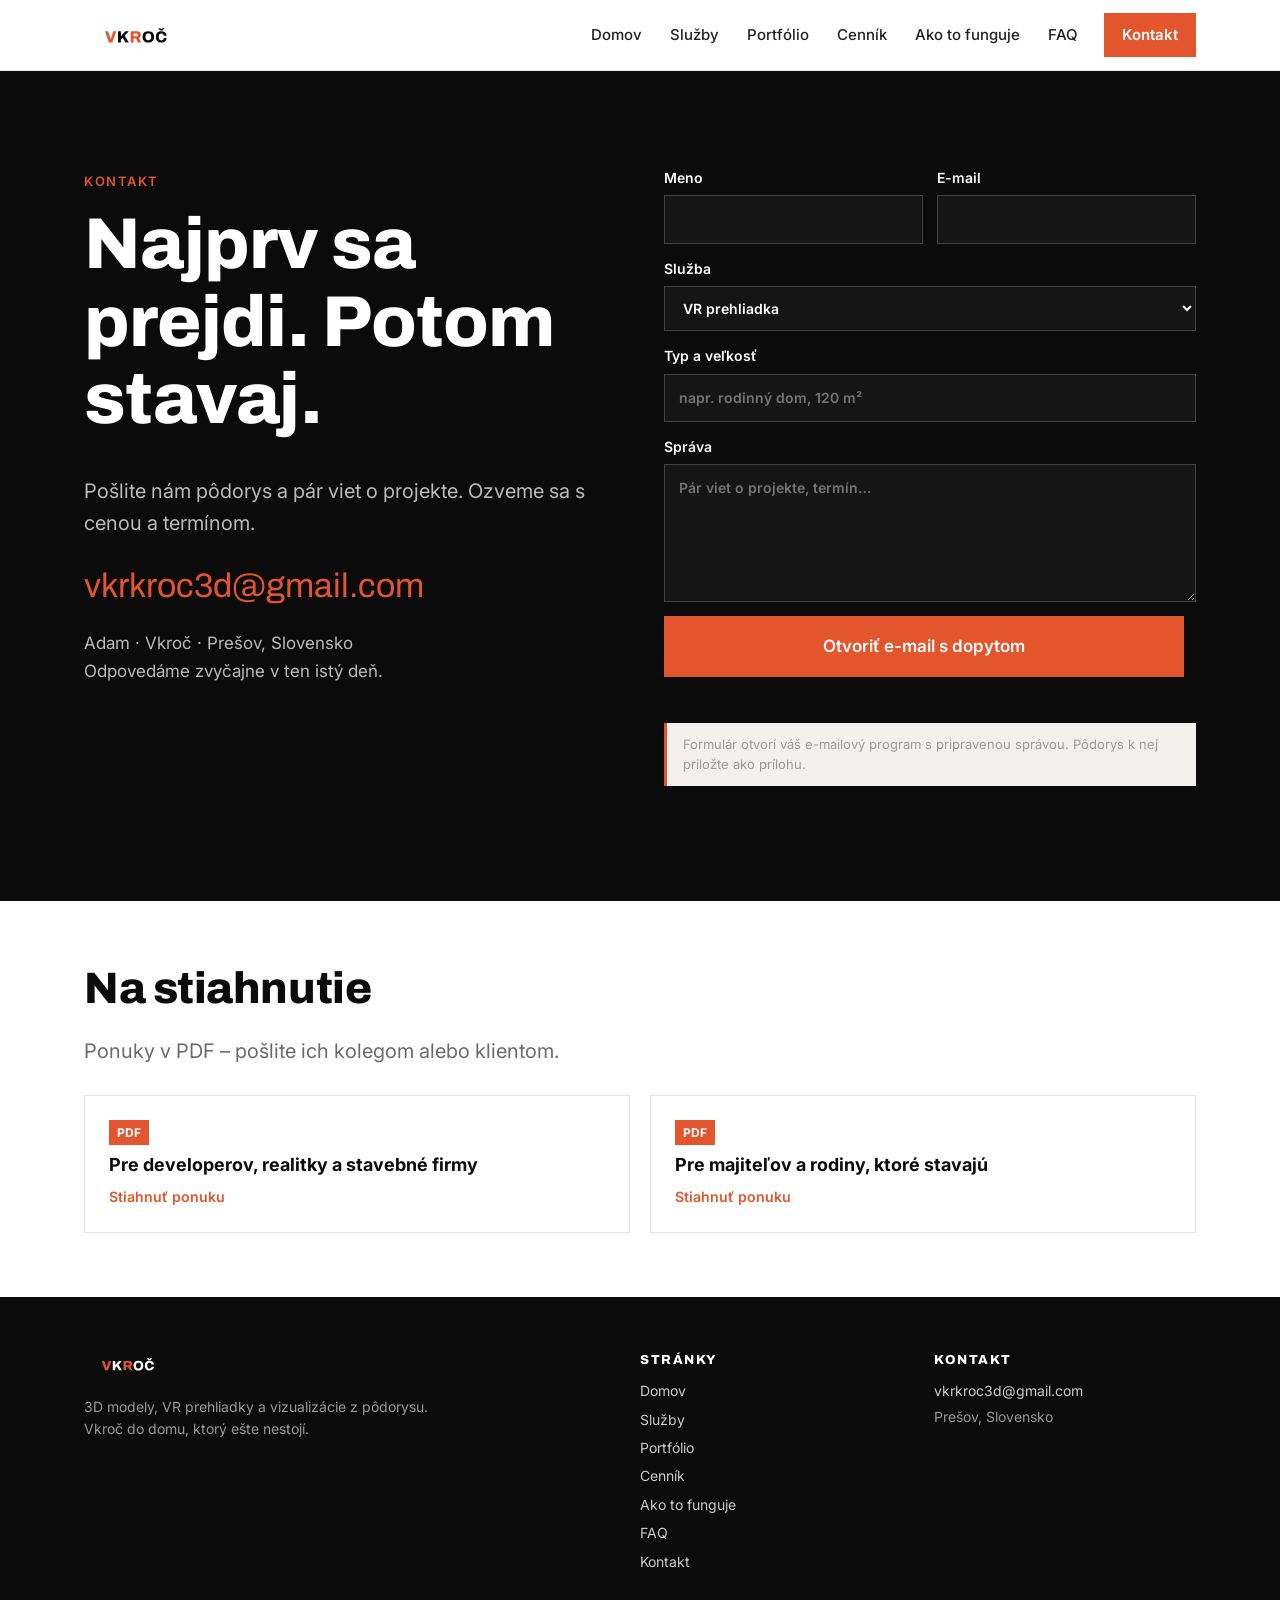
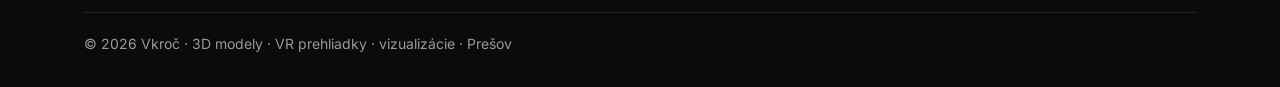
<file: kontakt.html>
<!doctype html>
<html lang="sk">
<head>
<meta charset="utf-8">
<meta name="viewport" content="width=device-width,initial-scale=1">
<title>Kontakt – pošlite pôdorys | Vkroč</title>
<meta name="description" content="Pošlite nám pôdorys a pár viet o projekte. Ozveme sa s cenou a termínom. Vkroč, Prešov – pracujeme pre celé Slovensko.">
<link rel="canonical" href="https://adamskusaai.github.io/vkroc/kontakt.html">
<meta property="og:type" content="website">
<meta property="og:locale" content="sk_SK">
<meta property="og:site_name" content="Vkroč">
<meta property="og:title" content="Kontakt – pošlite pôdorys | Vkroč">
<meta property="og:description" content="Pošlite nám pôdorys a pár viet o projekte. Ozveme sa s cenou a termínom. Vkroč, Prešov – pracujeme pre celé Slovensko.">
<meta property="og:url" content="https://adamskusaai.github.io/vkroc/kontakt.html">
<meta property="og:image" content="https://adamskusaai.github.io/vkroc/img/bung_ext_corner_sw.jpg">
<meta name="twitter:card" content="summary_large_image">
<meta name="theme-color" content="#0B0B0B">
<link rel="icon" href="img/favicon.svg" type="image/svg+xml">
<link rel="icon" href="img/favicon-32.png" sizes="32x32" type="image/png">
<link rel="apple-touch-icon" href="img/apple-touch-icon.png">
<link rel="manifest" href="site.webmanifest">
<link rel="preconnect" href="https://fonts.googleapis.com"><link rel="preconnect" href="https://fonts.gstatic.com" crossorigin>
<link href="https://fonts.googleapis.com/css2?family=Archivo:wght@800&amp;family=Inter:wght@400;500;600&amp;display=swap" rel="stylesheet">
<link rel="stylesheet" href="assets/style.css">
<script>document.documentElement.classList.add('js')</script>
</head>
<body>
<a class="skip" href="#main">Preskočiť na obsah</a>
<header class="site-header"><div class="wrap"><a class="logo" href="index.html" aria-label="Vkroč – domov"><img src="img/logo.svg" alt="Vkroč" width="104" height="26"></a>
<button class="burger" aria-label="Menu" aria-expanded="false" aria-controls="nav"><span></span><span></span><span></span></button>
<nav id="nav" class="nav" aria-label="Hlavné menu"><a href="index.html">Domov</a><a href="sluzby.html">Služby</a><a href="portfolio.html">Portfólio</a><a href="cennik.html">Cenník</a><a href="ako-to-funguje.html">Ako to funguje</a><a href="faq.html">FAQ</a><a href="kontakt.html" class="cta active" aria-current="page">Kontakt</a></nav></div></header>
<main id="main">

<section class="dark" style="min-height:calc(100vh - 70px)"><div class="wrap contact">
<div><span class="tag">Kontakt</span><h1>Najprv sa prejdi. Potom stavaj.</h1><p class="lead">Pošlite nám pôdorys a pár viet o projekte. Ozveme sa s cenou a termínom.</p>
<p><a class="mail" href="mailto:vkrkroc3d@gmail.com?subject=Dopyt%20-%20VR%20prehliadka">vkrkroc3d@gmail.com</a></p><p style="color:#bbb">Adam · Vkroč · Prešov, Slovensko<br>Odpovedáme zvyčajne v ten istý deň.</p></div>
<form class="inq" id="inq">
<div class="row"><label>Meno<input name="meno" required autocomplete="name"></label><label>E-mail<input name="email" type="email" required autocomplete="email"></label></div>
<label>Služba<select name="sluzba"><option>VR prehliadka</option><option>Vizualizácia exteriéru</option><option>Vizualizácia interiéru</option><option>Byt komplet</option><option>Neviem, poraďte</option></select></label>
<label>Typ a veľkosť<input name="typ" placeholder="napr. rodinný dom, 120 m²"></label>
<label>Správa<textarea name="sprava" rows="5" placeholder="Pár viet o projekte, termín…"></textarea></label>
<button class="btn" type="submit" style="cursor:pointer;font:inherit;font-weight:600">Otvoriť e-mail s dopytom</button>
<p class="note">Formulár otvorí váš e-mailový program s pripravenou správou. Pôdorys k nej priložte ako prílohu.</p>
</form>
</div></section>
<section id="na-stiahnutie" class="downloads-sec"><div class="wrap reveal"><h2>Na stiahnutie</h2><p class="lead">Ponuky v PDF – pošlite ich kolegom alebo klientom.</p>
<div class="downloads"><a class="dl" href="files/vkroc-developeri.pdf" download><span class="dl-tag">PDF</span><b>Pre developerov, realitky a stavebné firmy</b><small>Stiahnuť ponuku</small></a>
<a class="dl" href="files/vkroc-majitelia.pdf" download><span class="dl-tag">PDF</span><b>Pre majiteľov a rodiny, ktoré stavajú</b><small>Stiahnuť ponuku</small></a></div></div></section>
</main>
<footer><div class="wrap">
<div class="cols">
<div><img src="img/logo-white.svg" alt="Vkroč" width="88" height="22"><p>3D modely, VR prehliadky a vizualizácie z pôdorysu.<br>Vkroč do domu, ktorý ešte nestojí.</p></div>
<div><h2 class="fh">Stránky</h2><a href="index.html">Domov</a><a href="sluzby.html">Služby</a><a href="portfolio.html">Portfólio</a><a href="cennik.html">Cenník</a><a href="ako-to-funguje.html">Ako to funguje</a><a href="faq.html">FAQ</a><a href="kontakt.html">Kontakt</a></div>
<div><h2 class="fh">Kontakt</h2><a href="mailto:vkrkroc3d@gmail.com">vkrkroc3d@gmail.com</a><span>Prešov, Slovensko</span></div>
</div>
<div class="bottom">© 2026 Vkroč · 3D modely · VR prehliadky · vizualizácie · Prešov</div>
</div></footer>
<script src="assets/main.js" defer></script>
</body></html>
</file>
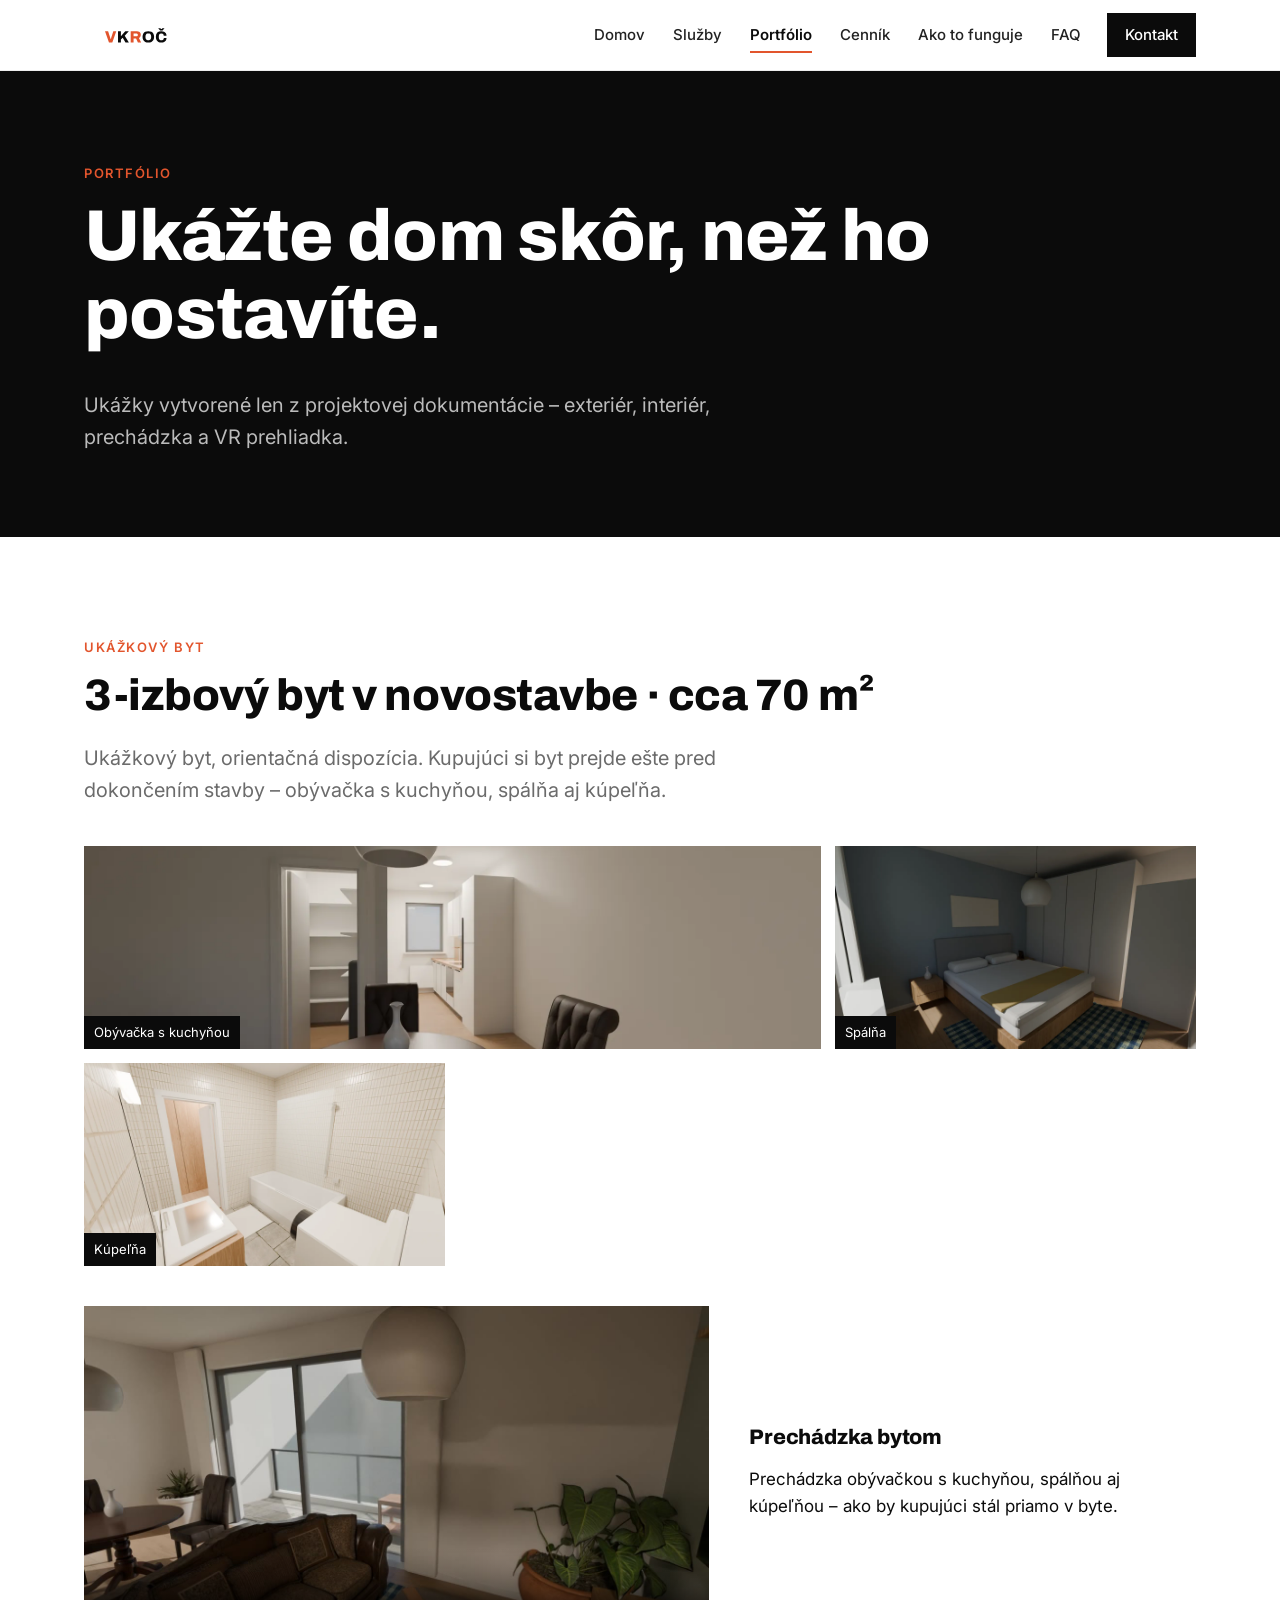
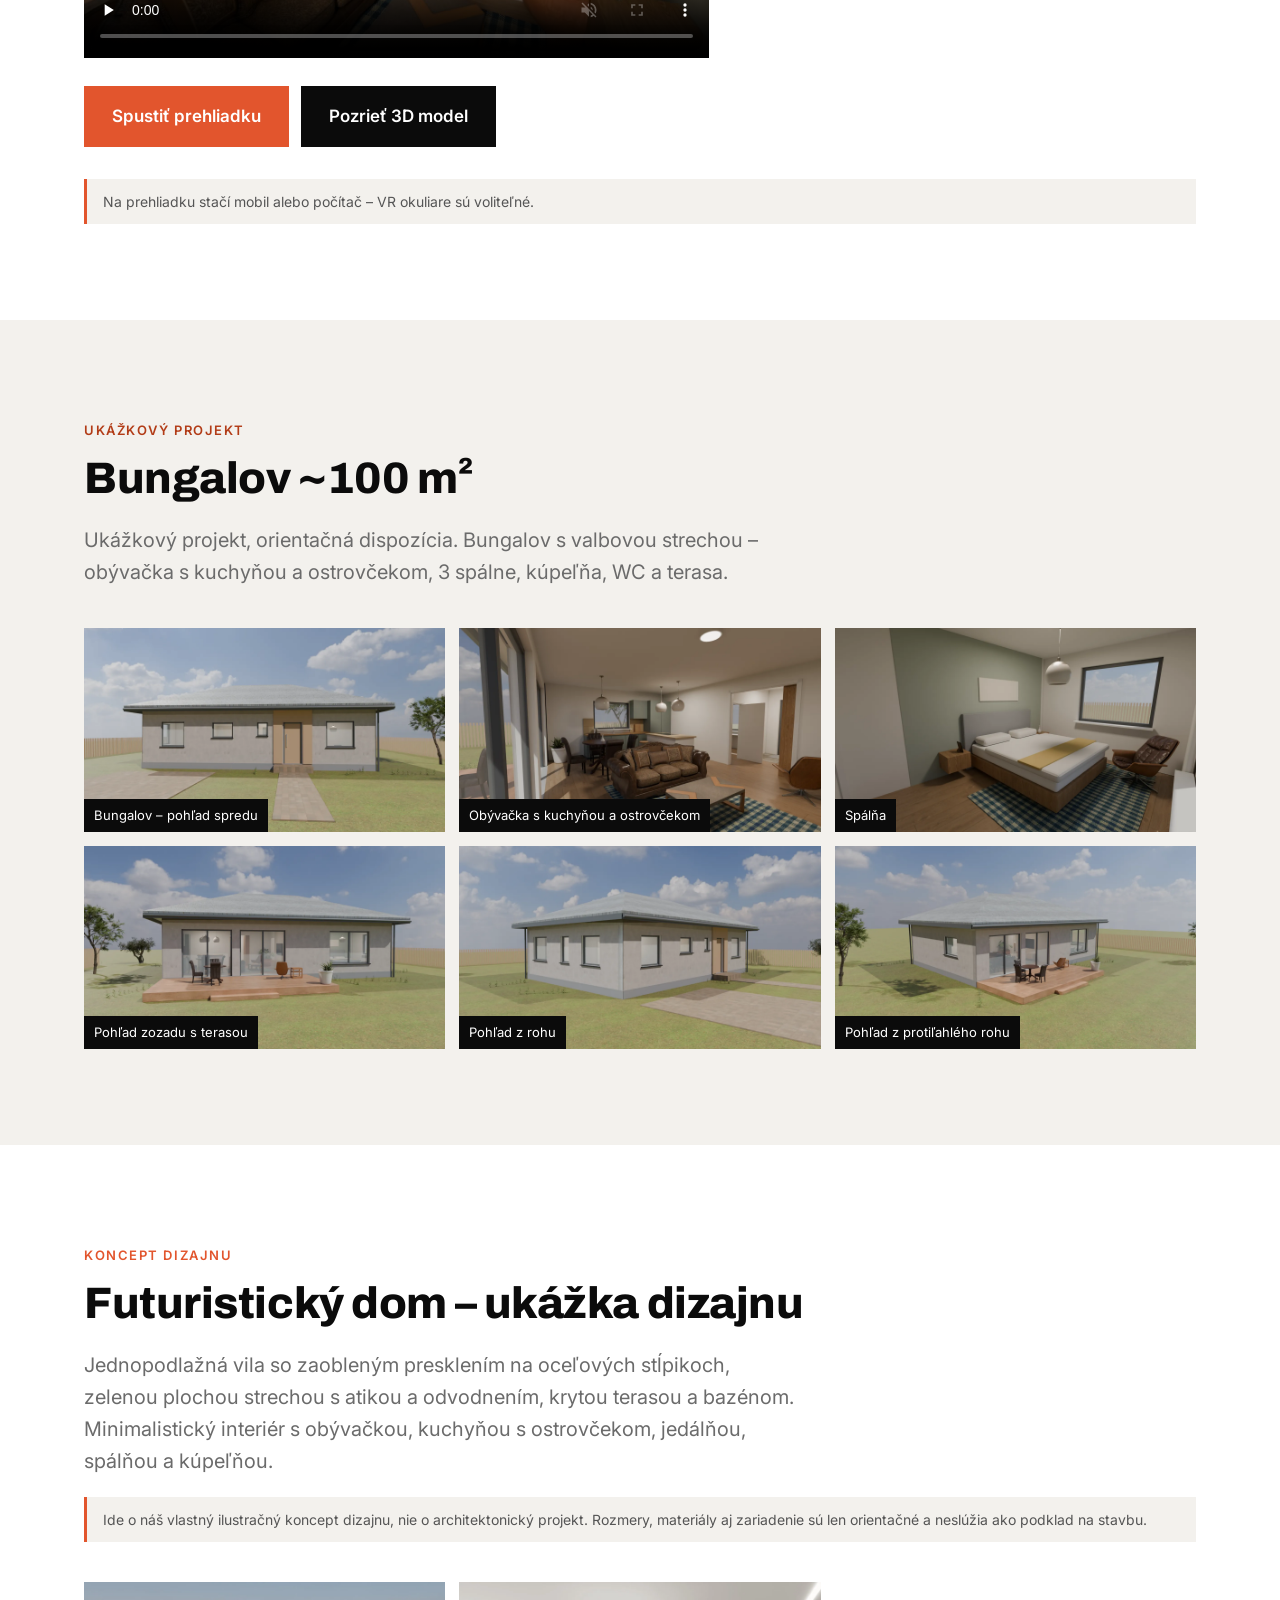
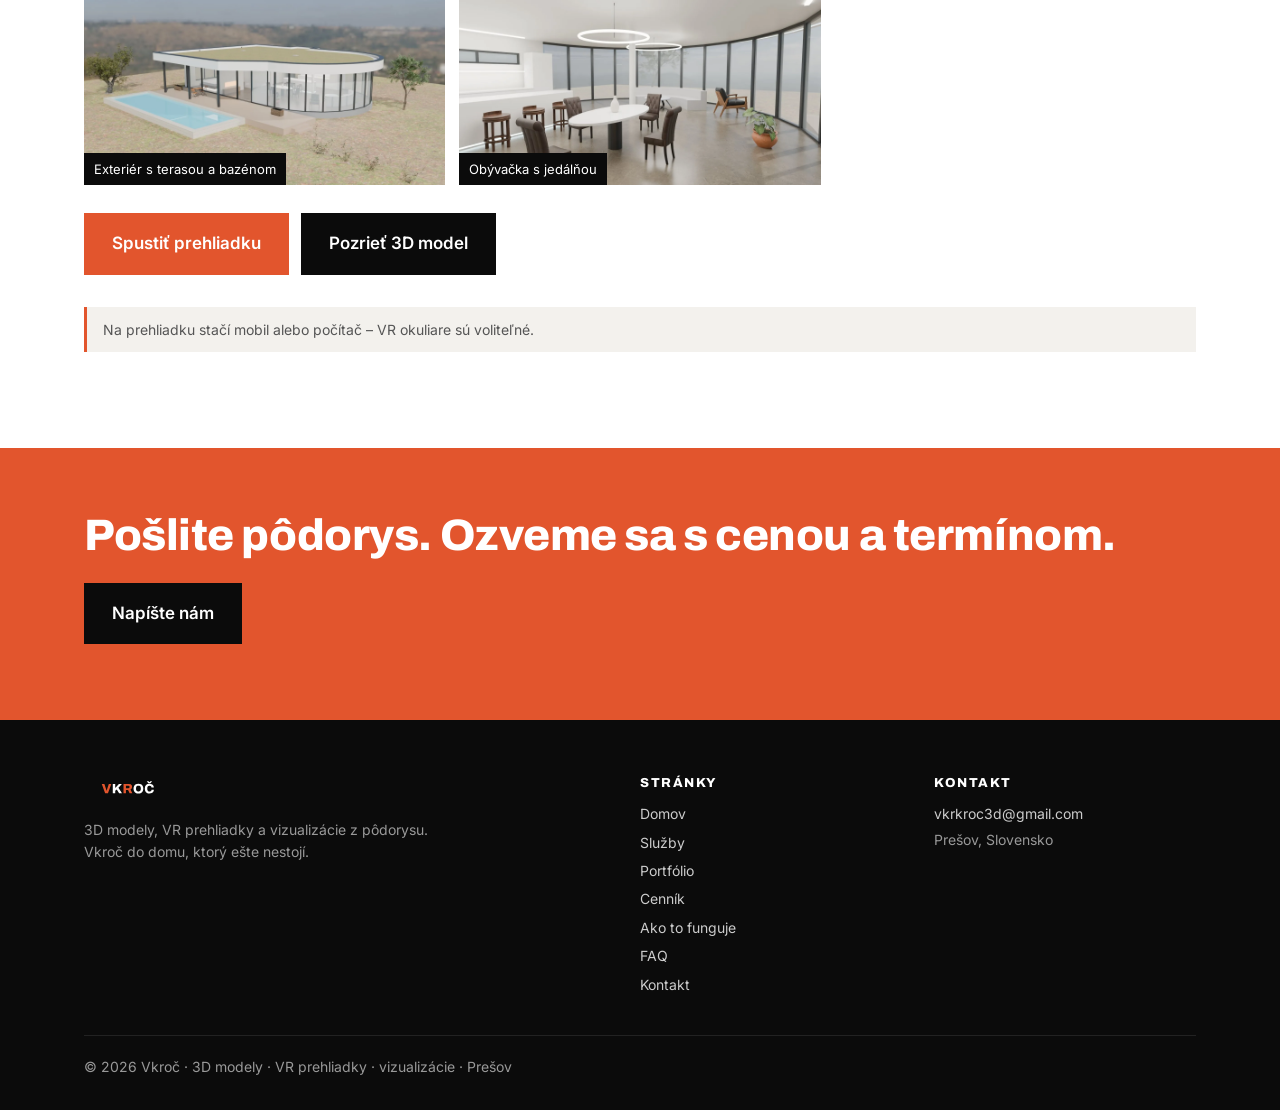
<file: portfolio.html>
<!doctype html>
<html lang="sk">
<head>
<meta charset="utf-8">
<meta name="viewport" content="width=device-width,initial-scale=1">
<title>Portfólio – rodinný dom, 3-izbový byt a bungalov | Vkroč</title>
<meta name="description" content="Ukážky práce Vkroč: ukážkový 3-izbový byt a bungalov – vizualizácie, prechádzka a VR prehliadka.">
<link rel="canonical" href="https://adamskusaai.github.io/vkroc/portfolio.html">
<meta property="og:type" content="website">
<meta property="og:locale" content="sk_SK">
<meta property="og:site_name" content="Vkroč">
<meta property="og:title" content="Portfólio – rodinný dom, 3-izbový byt a bungalov | Vkroč">
<meta property="og:description" content="Ukážky práce Vkroč: ukážkový 3-izbový byt a bungalov – vizualizácie, prechádzka a VR prehliadka.">
<meta property="og:url" content="https://adamskusaai.github.io/vkroc/portfolio.html">
<meta property="og:image" content="https://adamskusaai.github.io/vkroc/img/bung_ext_corner_sw.jpg">
<meta name="twitter:card" content="summary_large_image">
<meta name="theme-color" content="#0B0B0B">
<link rel="icon" href="img/favicon.svg" type="image/svg+xml">
<link rel="icon" href="img/favicon-32.png" sizes="32x32" type="image/png">
<link rel="apple-touch-icon" href="img/apple-touch-icon.png">
<link rel="manifest" href="site.webmanifest">
<link rel="preconnect" href="https://fonts.googleapis.com"><link rel="preconnect" href="https://fonts.gstatic.com" crossorigin>
<link href="https://fonts.googleapis.com/css2?family=Archivo:wght@800&amp;family=Inter:wght@400;500;600&amp;display=swap" rel="stylesheet">
<link rel="stylesheet" href="assets/style.css">
<script>document.documentElement.classList.add('js')</script>
</head>
<body>
<a class="skip" href="#main">Preskočiť na obsah</a>
<header class="site-header"><div class="wrap"><a class="logo" href="index.html" aria-label="Vkroč – domov"><img src="img/logo.svg" alt="Vkroč" width="104" height="26"></a>
<button class="burger" aria-label="Menu" aria-expanded="false" aria-controls="nav"><span></span><span></span><span></span></button>
<nav id="nav" class="nav" aria-label="Hlavné menu"><a href="index.html">Domov</a><a href="sluzby.html">Služby</a><a href="portfolio.html" class="active" aria-current="page">Portfólio</a><a href="cennik.html">Cenník</a><a href="ako-to-funguje.html">Ako to funguje</a><a href="faq.html">FAQ</a><a href="kontakt.html" class="cta">Kontakt</a></nav></div></header>
<main id="main">

<section class="page-hero"><div class="wrap"><span class="tag">Portfólio</span><h1>Ukážte dom skôr, než ho postavíte.</h1><p class="lead">Ukážky vytvorené len z projektovej dokumentácie – exteriér, interiér, prechádzka a VR prehliadka.</p></div></section>
<section id="byt"><div class="wrap reveal">
<span class="tag">Ukážkový byt</span>
<h2>3-izbový byt v novostavbe · cca 70 m²</h2>
<p class="lead">Ukážkový byt, orientačná dispozícia. Kupujúci si byt prejde ešte pred dokončením stavby – obývačka s kuchyňou, spálňa aj kúpeľňa.</p>
<div class="grid">
<figure class="span2"><picture><source srcset="img/byt3i_obyvacka_kuchyna.webp" type="image/webp"><img src="img/byt3i_obyvacka_kuchyna.jpg" alt="Obývačka s kuchyňou" loading="lazy" decoding="async" width="1600" height="900"></picture><figcaption>Obývačka s kuchyňou</figcaption></figure>
<figure><picture><source srcset="img/byt3i_spalna.webp" type="image/webp"><img src="img/byt3i_spalna.jpg" alt="Spálňa" loading="lazy" decoding="async" width="1600" height="900"></picture><figcaption>Spálňa</figcaption></figure>
<figure><picture><source srcset="img/byt3i_kupelna.webp" type="image/webp"><img src="img/byt3i_kupelna.jpg" alt="Kúpeľňa" loading="lazy" decoding="async" width="1600" height="900"></picture><figcaption>Kúpeľňa</figcaption></figure>
</div>
<div class="video">
<video src="img/byt3i_walk.mp4" poster="img/byt3i_walk_poster.jpg" controls muted playsinline preload="none"></video>
<div><h3>Prechádzka bytom</h3><p>Prechádzka obývačkou s kuchyňou, spálňou aj kúpeľňou – ako by kupujúci stál priamo v byte.</p></div>
</div>
<p style="margin-top:28px"><a class="btn" href="tour/byt3i/tour4.html?model=house_byt3i.glb&amp;lm=lm/&amp;col0=col_byt3i.bin&amp;spots=byt3i&amp;start=1&amp;dhc=4.7,4.6" target="_blank" rel="noopener">Spustiť prehliadku</a><a class="btn dark" href="tour/byt3i/tour4.html?model=house_byt3i.glb&amp;lm=lm/&amp;col0=col_byt3i.bin&amp;spots=byt3i&amp;start=1&amp;dhc=4.7,4.6&amp;mode=model" target="_blank" rel="noopener">Pozrieť 3D model</a></p><p class="note">Na prehliadku stačí mobil alebo počítač – VR okuliare sú voliteľné.</p>
</div></section>
<section class="paper" id="bungalov"><div class="wrap reveal">
<span class="tag">Ukážkový projekt</span>
<h2>Bungalov ~100 m²</h2>
<p class="lead">Ukážkový projekt, orientačná dispozícia. Bungalov s valbovou strechou – obývačka s kuchyňou a ostrovčekom, 3 spálne, kúpeľňa, WC a terasa.</p>
<div class="grid">
<figure><picture><source srcset="img/bung_ext_front.webp" type="image/webp"><img src="img/bung_ext_front.jpg" alt="Bungalov – pohľad spredu" loading="lazy" decoding="async" width="1600" height="900"></picture><figcaption>Bungalov – pohľad spredu</figcaption></figure>
<figure><picture><source srcset="img/bung_int_living_kitchen.webp" type="image/webp"><img src="img/bung_int_living_kitchen.jpg" alt="Obývačka s kuchyňou a ostrovčekom" loading="lazy" decoding="async" width="1600" height="900"></picture><figcaption>Obývačka s kuchyňou a ostrovčekom</figcaption></figure>
<figure><picture><source srcset="img/bung_int_bedroom.webp" type="image/webp"><img src="img/bung_int_bedroom.jpg" alt="Spálňa" loading="lazy" decoding="async" width="1600" height="900"></picture><figcaption>Spálňa</figcaption></figure>
<figure><picture><source srcset="img/bung_ext_back.webp" type="image/webp"><img src="img/bung_ext_back.jpg" alt="Pohľad zozadu s terasou" loading="lazy" decoding="async" width="1600" height="900"></picture><figcaption>Pohľad zozadu s terasou</figcaption></figure>
<figure><picture><source srcset="img/bung_ext_corner_ne.webp" type="image/webp"><img src="img/bung_ext_corner_ne.jpg" alt="Pohľad z rohu" loading="lazy" decoding="async" width="1600" height="900"></picture><figcaption>Pohľad z rohu</figcaption></figure>
<figure><picture><source srcset="img/bung_ext_corner_sw.webp" type="image/webp"><img src="img/bung_ext_corner_sw.jpg" alt="Pohľad z protiľahlého rohu" loading="lazy" decoding="async" width="1600" height="900"></picture><figcaption>Pohľad z protiľahlého rohu</figcaption></figure>
</div>
</div></section>
<section id="futuristicky-dom"><div class="wrap reveal">
<span class="tag">Koncept dizajnu</span>
<h2>Futuristický dom – ukážka dizajnu</h2>
<p class="lead">Jednopodlažná vila so zaobleným presklením na oceľových stĺpikoch, zelenou plochou strechou s atikou a odvodnením, krytou terasou a bazénom. Minimalistický interiér s obývačkou, kuchyňou s ostrovčekom, jedálňou, spálňou a kúpeľňou.</p>
<p class="note">Ide o náš vlastný ilustračný koncept dizajnu, nie o architektonický projekt. Rozmery, materiály aj zariadenie sú len orientačné a neslúžia ako podklad na stavbu.</p>
<div class="grid">
<figure><picture><source srcset="img/futur3_exterier.webp" type="image/webp"><img src="img/futur3_exterier.jpg" alt="Futuristický dom – exteriér s terasou a bazénom" loading="lazy" decoding="async" width="1600" height="900"></picture><figcaption>Exteriér s terasou a bazénom</figcaption></figure>
<figure><picture><source srcset="img/futur3_interier.webp" type="image/webp"><img src="img/futur3_interier.jpg" alt="Futuristický dom – obývačka s jedálňou" loading="lazy" decoding="async" width="1600" height="900"></picture><figcaption>Obývačka s jedálňou</figcaption></figure>
</div>
<p style="margin-top:28px"><a class="btn" href="tour/futuristicky-dom/tour4.html?model=futur3.glb&amp;hdri=kloofendal_43d_clear_1k.hdr&amp;lm=lm3/&amp;spots=futur&amp;start=1" target="_blank" rel="noopener">Spustiť prehliadku</a><a class="btn dark" href="tour/futuristicky-dom/tour4.html?model=futur3.glb&amp;hdri=kloofendal_43d_clear_1k.hdr&amp;lm=lm3/&amp;spots=futur&amp;start=1&amp;mode=model" target="_blank" rel="noopener">Pozrieť 3D model</a></p><p class="note">Na prehliadku stačí mobil alebo počítač – VR okuliare sú voliteľné.</p>
</div></section>
<section class="cta-band"><div class="wrap"><h2>Pošlite pôdorys. Ozveme sa s cenou a termínom.</h2><a class="btn" href="kontakt.html">Napíšte nám</a></div></section>
</main>
<footer><div class="wrap">
<div class="cols">
<div><img src="img/logo-white.svg" alt="Vkroč" width="88" height="22"><p>3D modely, VR prehliadky a vizualizácie z pôdorysu.<br>Vkroč do domu, ktorý ešte nestojí.</p></div>
<div><h2 class="fh">Stránky</h2><a href="index.html">Domov</a><a href="sluzby.html">Služby</a><a href="portfolio.html">Portfólio</a><a href="cennik.html">Cenník</a><a href="ako-to-funguje.html">Ako to funguje</a><a href="faq.html">FAQ</a><a href="kontakt.html">Kontakt</a></div>
<div><h2 class="fh">Kontakt</h2><a href="mailto:vkrkroc3d@gmail.com">vkrkroc3d@gmail.com</a><span>Prešov, Slovensko</span></div>
</div>
<div class="bottom">© 2026 Vkroč · 3D modely · VR prehliadky · vizualizácie · Prešov</div>
</div></footer>
<script src="assets/main.js" defer></script>
</body></html>
</file>
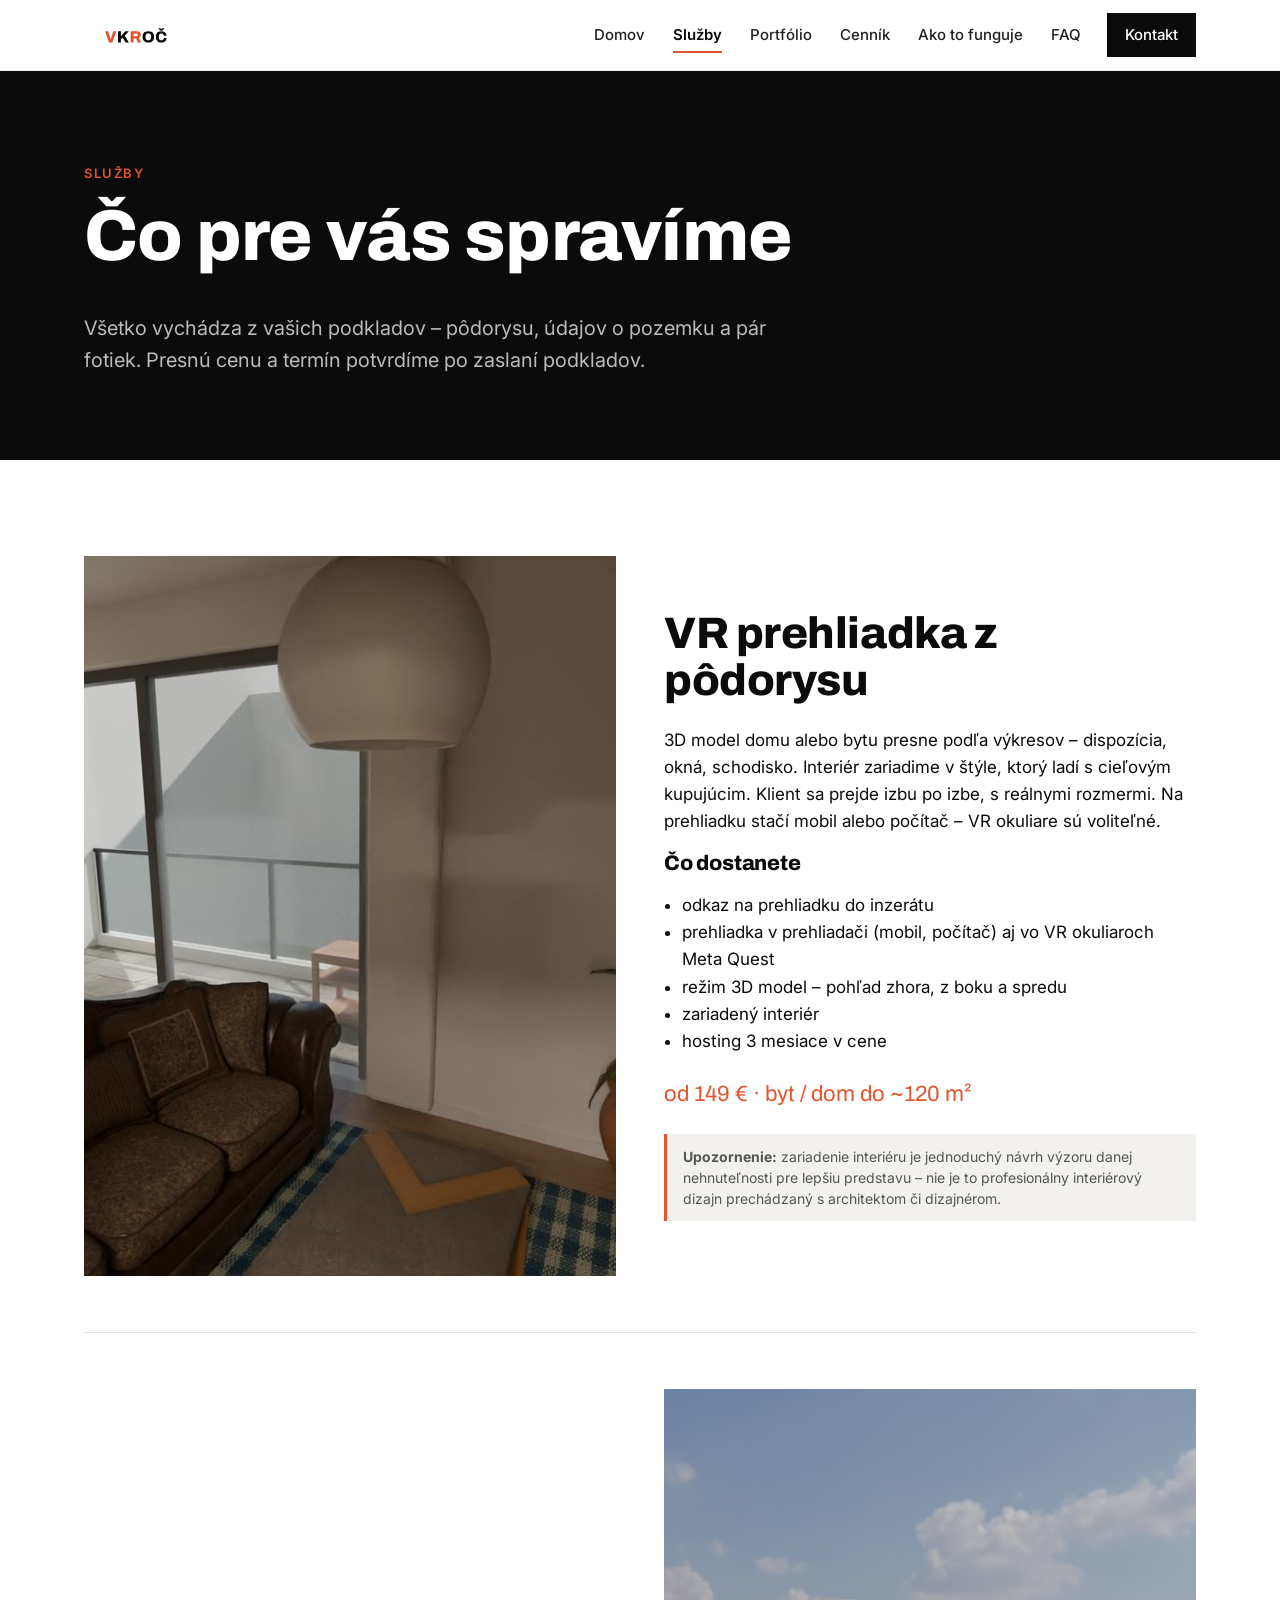
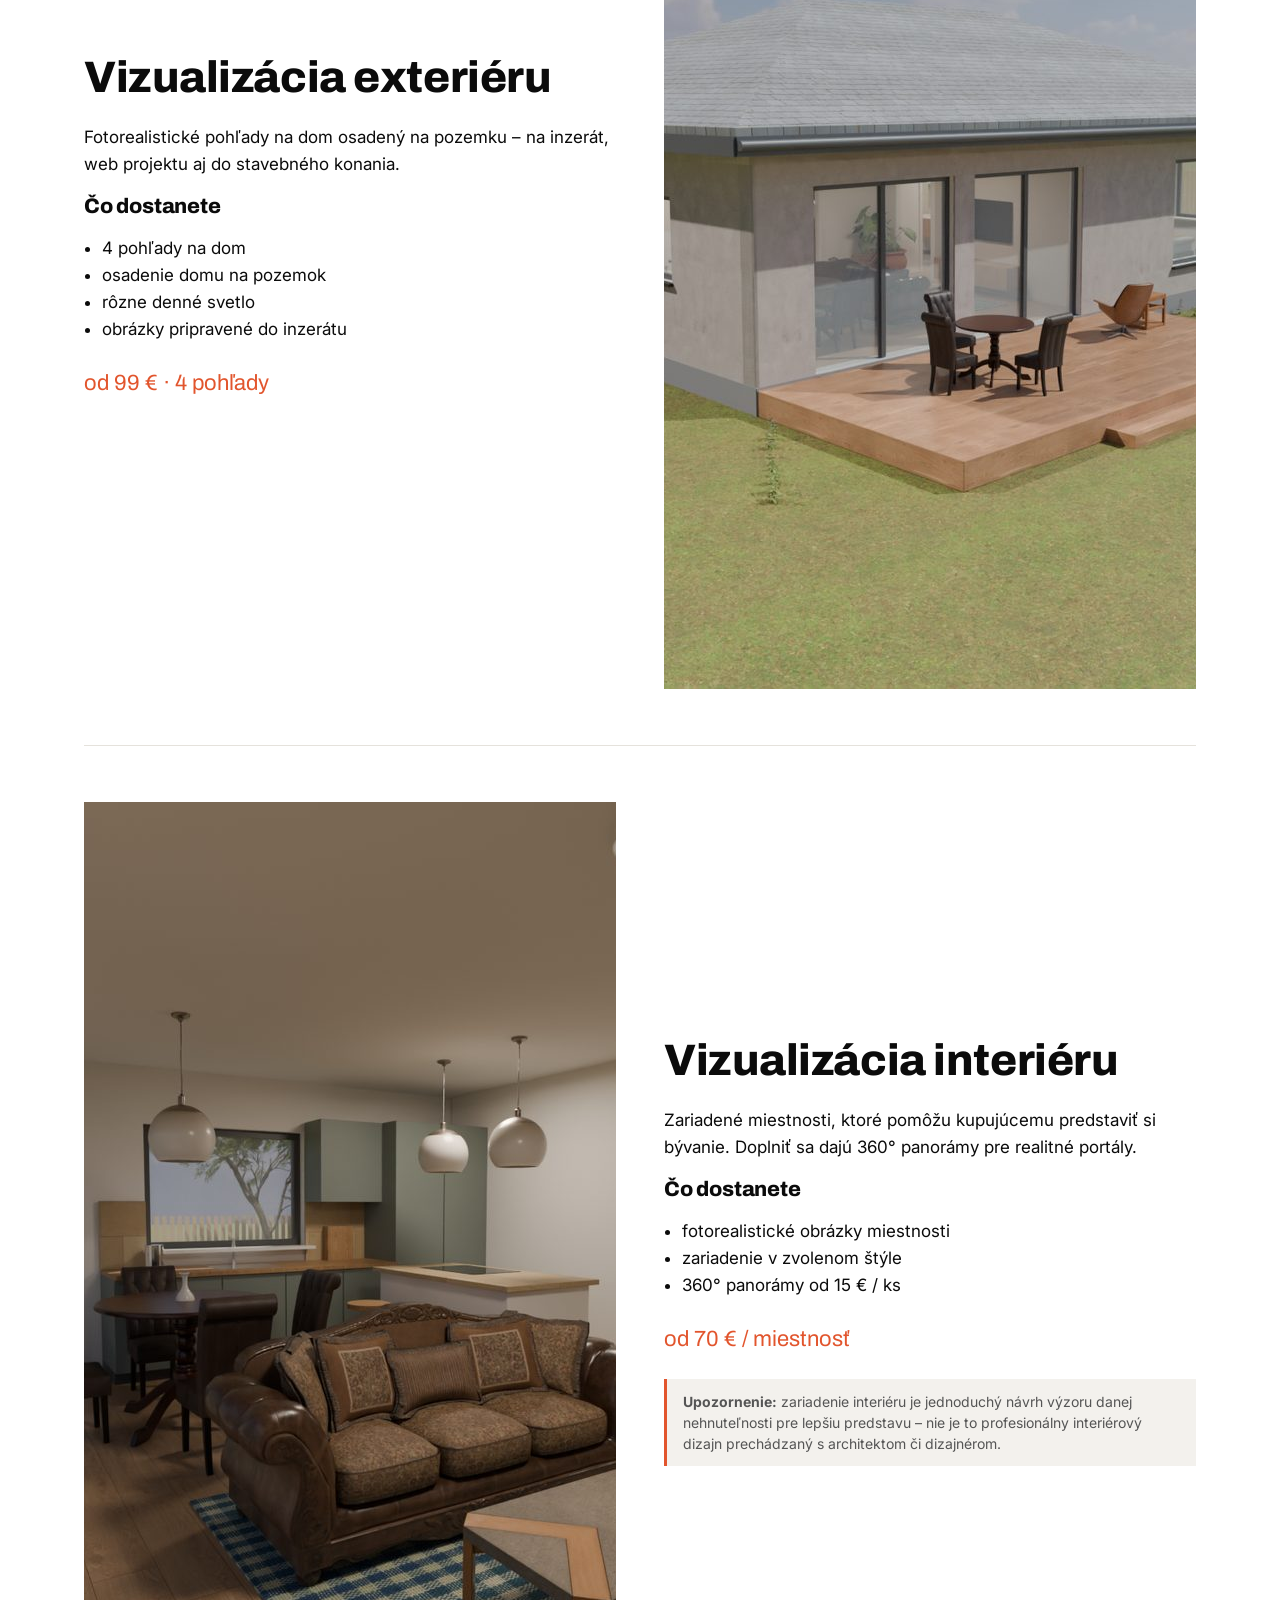
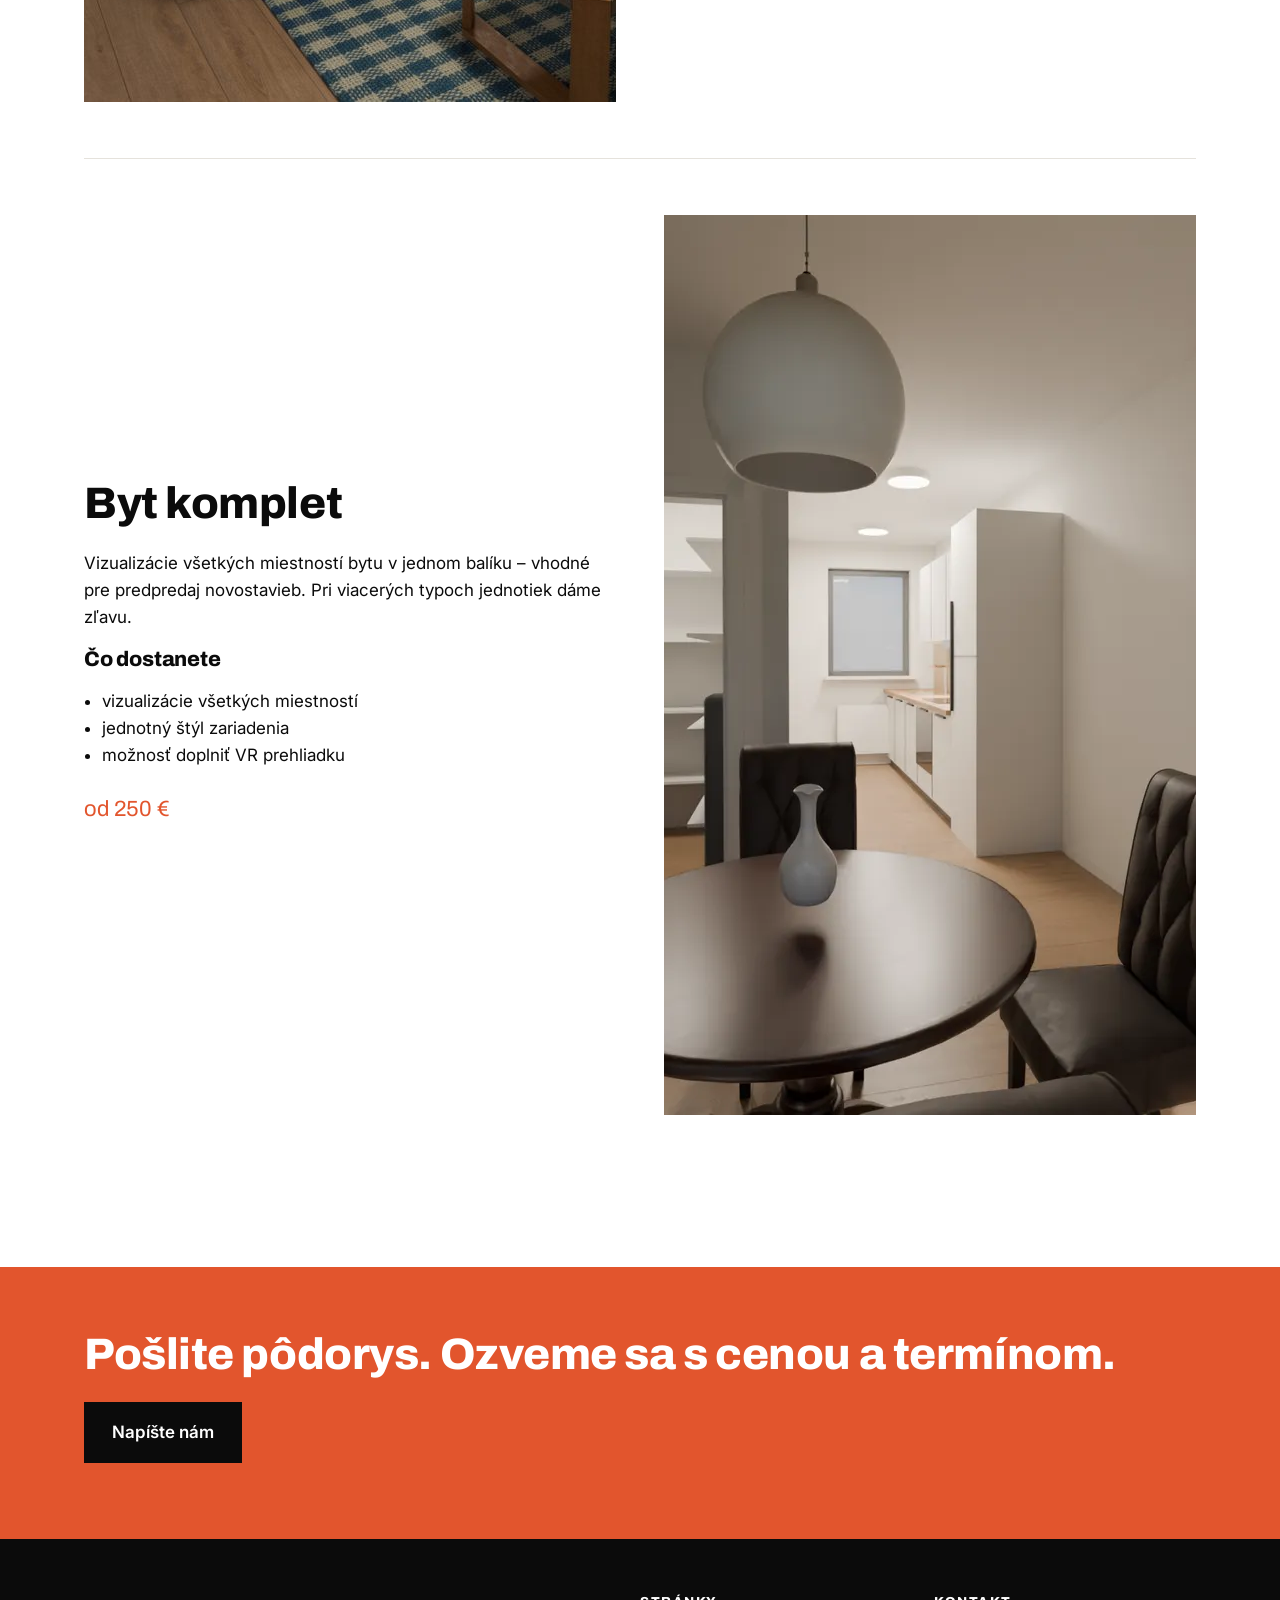
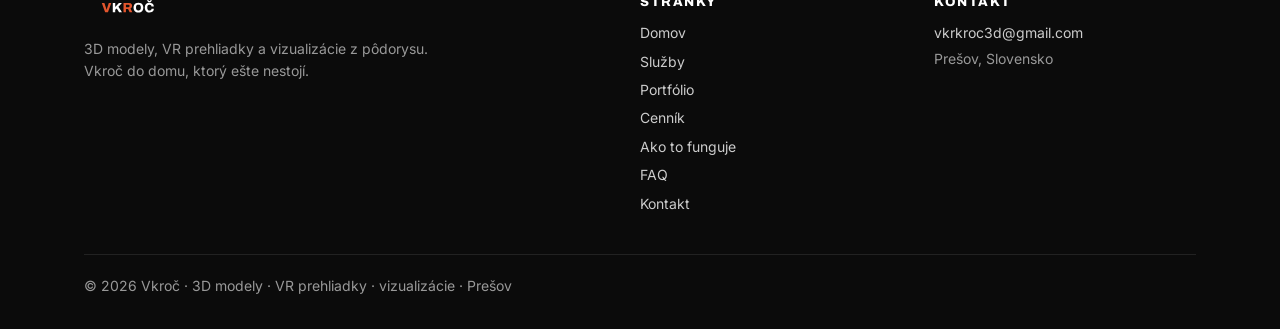
<file: sluzby.html>
<!doctype html>
<html lang="sk">
<head>
<meta charset="utf-8">
<meta name="viewport" content="width=device-width,initial-scale=1">
<title>Služby – VR prehliadka, exteriér, interiér | Vkroč</title>
<meta name="description" content="VR prehliadky z pôdorysu, vizualizácie exteriéru a interiéru a kompletné vizualizácie bytov. Pre maklérov, developerov a stavebníkov.">
<link rel="canonical" href="https://adamskusaai.github.io/vkroc/sluzby.html">
<meta property="og:type" content="website">
<meta property="og:locale" content="sk_SK">
<meta property="og:site_name" content="Vkroč">
<meta property="og:title" content="Služby – VR prehliadka, exteriér, interiér | Vkroč">
<meta property="og:description" content="VR prehliadky z pôdorysu, vizualizácie exteriéru a interiéru a kompletné vizualizácie bytov. Pre maklérov, developerov a stavebníkov.">
<meta property="og:url" content="https://adamskusaai.github.io/vkroc/sluzby.html">
<meta property="og:image" content="https://adamskusaai.github.io/vkroc/img/byt3i_walk_poster.jpg">
<meta name="twitter:card" content="summary_large_image">
<meta name="theme-color" content="#0B0B0B">
<link rel="icon" href="img/favicon.svg" type="image/svg+xml">
<link rel="icon" href="img/favicon-32.png" sizes="32x32" type="image/png">
<link rel="apple-touch-icon" href="img/apple-touch-icon.png">
<link rel="manifest" href="site.webmanifest">
<link rel="preconnect" href="https://fonts.googleapis.com"><link rel="preconnect" href="https://fonts.gstatic.com" crossorigin>
<link href="https://fonts.googleapis.com/css2?family=Archivo:wght@800&amp;family=Inter:wght@400;500;600&amp;display=swap" rel="stylesheet">
<link rel="stylesheet" href="assets/style.css">
<script>document.documentElement.classList.add('js')</script>
</head>
<body>
<a class="skip" href="#main">Preskočiť na obsah</a>
<header class="site-header"><div class="wrap"><a class="logo" href="index.html" aria-label="Vkroč – domov"><img src="img/logo.svg" alt="Vkroč" width="104" height="26"></a>
<button class="burger" aria-label="Menu" aria-expanded="false" aria-controls="nav"><span></span><span></span><span></span></button>
<nav id="nav" class="nav" aria-label="Hlavné menu"><a href="index.html">Domov</a><a href="sluzby.html" class="active" aria-current="page">Služby</a><a href="portfolio.html">Portfólio</a><a href="cennik.html">Cenník</a><a href="ako-to-funguje.html">Ako to funguje</a><a href="faq.html">FAQ</a><a href="kontakt.html" class="cta">Kontakt</a></nav></div></header>
<main id="main">

<section class="page-hero"><div class="wrap"><span class="tag">Služby</span><h1>Čo pre vás spravíme</h1><p class="lead">Všetko vychádza z vašich podkladov – pôdorysu, údajov o pozemku a pár fotiek. Presnú cenu a termín potvrdíme po zaslaní podkladov.</p></div></section>
<section style="padding-top:40px"><div class="wrap">
<div class="service reveal" id="vr"><div class="media"><img src="img/byt3i_walk_poster.jpg" alt="Pohľad z VR prehliadky bytu" loading="lazy" decoding="async" width="1280" height="720"></div><div><h2>VR prehliadka z pôdorysu</h2><p>3D model domu alebo bytu presne podľa výkresov – dispozícia, okná, schodisko. Interiér zariadime v štýle, ktorý ladí s cieľovým kupujúcim. Klient sa prejde izbu po izbe, s reálnymi rozmermi. Na prehliadku stačí mobil alebo počítač – VR okuliare sú voliteľné.</p><h3>Čo dostanete</h3><ul><li>odkaz na prehliadku do inzerátu</li><li>prehliadka v prehliadači (mobil, počítač) aj vo VR okuliaroch Meta Quest</li><li>režim 3D model – pohľad zhora, z boku a spredu</li><li>zariadený interiér</li><li>hosting 3 mesiace v cene</li></ul><p class="price">od 149 € · byt / dom do ~120 m²</p><p class="note"><b>Upozornenie:</b> zariadenie interiéru je jednoduchý návrh výzoru danej nehnuteľnosti pre lepšiu predstavu – nie je to profesionálny interiérový dizajn prechádzaný s architektom či dizajnérom.</p></div></div>
<div class="service rev reveal" id="exterier"><div class="media"><img src="img/bung_ext_corner_sw.jpg" alt="Vizualizácia exteriéru" loading="lazy" decoding="async" width="1600" height="900"></div><div><h2>Vizualizácia exteriéru</h2><p>Fotorealistické pohľady na dom osadený na pozemku – na inzerát, web projektu aj do stavebného konania.</p><h3>Čo dostanete</h3><ul><li>4 pohľady na dom</li><li>osadenie domu na pozemok</li><li>rôzne denné svetlo</li><li>obrázky pripravené do inzerátu</li></ul><p class="price">od 99 € · 4 pohľady</p></div></div>
<div class="service reveal" id="interier"><div class="media"><img src="img/bung_int_living_kitchen.jpg" alt="Vizualizácia interiéru" loading="lazy" decoding="async" width="1600" height="900"></div><div><h2>Vizualizácia interiéru</h2><p>Zariadené miestnosti, ktoré pomôžu kupujúcemu predstaviť si bývanie. Doplniť sa dajú 360° panorámy pre realitné portály.</p><h3>Čo dostanete</h3><ul><li>fotorealistické obrázky miestnosti</li><li>zariadenie v zvolenom štýle</li><li>360° panorámy od 15 € / ks</li></ul><p class="price">od 70 € / miestnosť</p><p class="note"><b>Upozornenie:</b> zariadenie interiéru je jednoduchý návrh výzoru danej nehnuteľnosti pre lepšiu predstavu – nie je to profesionálny interiérový dizajn prechádzaný s architektom či dizajnérom.</p></div></div>
<div class="service rev reveal" id="byt"><div class="media"><picture><source srcset="img/byt3i_obyvacka_kuchyna.webp" type="image/webp"><img src="img/byt3i_obyvacka_kuchyna.jpg" alt="Byt komplet – obývačka s kuchyňou" loading="lazy" decoding="async" width="1600" height="900"></picture></div><div><h2>Byt komplet</h2><p>Vizualizácie všetkých miestností bytu v jednom balíku – vhodné pre predpredaj novostavieb. Pri viacerých typoch jednotiek dáme zľavu.</p><h3>Čo dostanete</h3><ul><li>vizualizácie všetkých miestností</li><li>jednotný štýl zariadenia</li><li>možnosť doplniť VR prehliadku</li></ul><p class="price">od 250 €</p></div></div>
</div></section>
<section class="cta-band"><div class="wrap"><h2>Pošlite pôdorys. Ozveme sa s cenou a termínom.</h2><a class="btn" href="kontakt.html">Napíšte nám</a></div></section>
</main>
<footer><div class="wrap">
<div class="cols">
<div><img src="img/logo-white.svg" alt="Vkroč" width="88" height="22"><p>3D modely, VR prehliadky a vizualizácie z pôdorysu.<br>Vkroč do domu, ktorý ešte nestojí.</p></div>
<div><h2 class="fh">Stránky</h2><a href="index.html">Domov</a><a href="sluzby.html">Služby</a><a href="portfolio.html">Portfólio</a><a href="cennik.html">Cenník</a><a href="ako-to-funguje.html">Ako to funguje</a><a href="faq.html">FAQ</a><a href="kontakt.html">Kontakt</a></div>
<div><h2 class="fh">Kontakt</h2><a href="mailto:vkrkroc3d@gmail.com">vkrkroc3d@gmail.com</a><span>Prešov, Slovensko</span></div>
</div>
<div class="bottom">© 2026 Vkroč · 3D modely · VR prehliadky · vizualizácie · Prešov</div>
</div></footer>
<script src="assets/main.js" defer></script>
</body></html>
</file>
<file: assets/style.css>
:root{--ink:#0B0B0B;--white:#fff;--or:#E2552D;--grey:#6B6B6B;--paper:#F3F1ED;--line:#e5e2dc}
*{box-sizing:border-box}html{scroll-behavior:smooth}
body{margin:0;font-family:Inter,Arial,Helvetica,sans-serif;color:var(--ink);background:var(--white);line-height:1.6;font-size:17px;-webkit-font-smoothing:antialiased}
h1,h2,h3{font-family:Archivo,Arial,sans-serif;font-weight:800;line-height:1.08;margin:0 0 .5em;letter-spacing:-.01em}
h1{font-size:clamp(38px,6vw,72px)}h2{font-size:clamp(28px,4vw,44px)}h3{font-size:21px}
a{color:inherit}img{max-width:100%}.wrap{max-width:1160px;margin:0 auto;padding:0 24px}
.skip{position:absolute;left:-999px}.skip:focus{left:12px;top:12px;z-index:99;background:#fff;padding:8px}
:focus-visible{outline:2px solid var(--or);outline-offset:3px}
/* header */
.site-header{position:sticky;top:0;z-index:50;background:rgba(255,255,255,.95);backdrop-filter:blur(8px);border-bottom:1px solid #eee;transition:box-shadow .25s}
.site-header.scrolled{box-shadow:0 4px 20px rgba(0,0,0,.06)}
.site-header .wrap{display:flex;align-items:center;justify-content:space-between;height:70px}
.logo img{height:26px;display:block}
.nav{display:flex;align-items:center;gap:4px}
.nav a{text-decoration:none;font-weight:500;font-size:15px;padding:8px 12px;position:relative;color:#222;transition:color .2s}
.nav a:not(.cta):after{content:"";position:absolute;left:12px;right:12px;bottom:2px;height:2px;background:var(--or);transform:scaleX(0);transform-origin:left;transition:transform .25s}
.nav a:not(.cta):hover:after,.nav a.active:after{transform:scaleX(1)}
.nav a.active{color:var(--ink);font-weight:600}
.nav a.cta{background:var(--ink);color:#fff;padding:10px 18px;margin-left:10px;transition:background .2s}
.nav a.cta:hover,.nav a.cta.active{background:var(--or)}
.burger{display:none;background:none;border:0;width:44px;height:44px;cursor:pointer;padding:10px}
.burger span{display:block;height:2px;background:var(--ink);margin:6px 0;transition:transform .25s,opacity .25s}
.burger[aria-expanded=true] span:nth-child(1){transform:translateY(8px) rotate(45deg)}
.burger[aria-expanded=true] span:nth-child(2){opacity:0}
.burger[aria-expanded=true] span:nth-child(3){transform:translateY(-8px) rotate(-45deg)}
@media(max-width:960px){.burger{display:block}
.nav{position:absolute;top:100%;left:0;right:0;height:calc(100vh - 70px);background:#fff;flex-direction:column;align-items:stretch;padding:16px 24px;gap:0;opacity:0;visibility:hidden;transform:translateY(-10px);transition:opacity .25s,transform .25s,visibility .25s;overflow:auto}
.nav.open{opacity:1;visibility:visible;transform:none}.nav a{font-size:20px;padding:16px 0;border-bottom:1px solid #eee}
.nav a:not(.cta):after{left:0;right:auto;width:28px;bottom:10px}.nav a.cta{margin:20px 0 0;text-align:center}}
/* blocks */
.hero{position:relative;min-height:min(86vh,780px);display:flex;align-items:flex-end;color:#fff;background:#111 url(../img/bung_ext_corner_sw.jpg) center/cover}
.hero:before{content:"";position:absolute;inset:0;background:linear-gradient(180deg,rgba(0,0,0,.05) 30%,rgba(0,0,0,.75))}
.hero .wrap{position:relative;padding-bottom:72px;width:100%}
.hero p{font-size:20px;max-width:620px;margin:0 0 28px;color:#eee}
.page-hero{background:var(--ink);color:#fff;padding:88px 0 64px}.page-hero .lead{color:#bbb}
.btn{display:inline-block;padding:15px 26px;font-weight:600;text-decoration:none;background:var(--or);color:#fff;margin:0 12px 12px 0;border:2px solid var(--or);transition:transform .2s,background .2s,color .2s}
.btn:hover{transform:translateY(-2px);background:#c94420;border-color:#c94420}
.btn.ghost{background:transparent;border-color:#fff}.btn.ghost:hover{background:#fff;color:var(--ink)}
.btn.dark{background:var(--ink);border-color:var(--ink)}.btn.dark:hover{background:var(--or);border-color:var(--or)}
.tag{display:inline-block;font-size:13px;letter-spacing:.12em;text-transform:uppercase;color:var(--or);font-weight:600;margin-bottom:14px}
section{padding:96px 0}.paper{background:var(--paper)}.dark{background:var(--ink);color:#fff}
.lead{font-size:20px;color:var(--grey);max-width:720px}.dark .lead{color:#bbb}
.steps{display:grid;grid-template-columns:repeat(3,1fr);gap:32px;margin-top:48px}
.steps.five{grid-template-columns:repeat(5,1fr);gap:24px}
.steps>div{border-top:3px solid var(--ink);padding-top:20px}.steps b{font-family:Archivo;font-size:44px;color:var(--or);display:block;line-height:1;margin-bottom:10px}
.grid{display:grid;grid-template-columns:repeat(3,1fr);gap:14px;margin-top:40px}
.grid figure{margin:0;position:relative;overflow:hidden;background:#ddd;aspect-ratio:16/9}
.grid img{width:100%;height:100%;object-fit:cover;display:block;transition:transform .5s}.grid figure:hover img{transform:scale(1.04)}
.grid figcaption{position:absolute;left:0;bottom:0;background:var(--ink);color:#fff;font-size:13px;padding:6px 10px}
.grid .span2{grid-column:span 2;aspect-ratio:auto}.grid .span2 img{position:absolute;inset:0}.grid .wide{grid-column:span 2;grid-row:span 2}
.video{margin-top:40px;display:grid;grid-template-columns:1.4fr 1fr;gap:40px;align-items:center}
video{width:100%;display:block;background:#000}
.cards{display:grid;grid-template-columns:repeat(3,1fr);gap:20px;margin-top:44px}
.cards.two{grid-template-columns:repeat(2,1fr)}.cards.four{grid-template-columns:repeat(4,1fr)}
.card{background:#fff;padding:30px;border:1px solid var(--line);transition:transform .25s,box-shadow .25s,border-color .25s;display:flex;flex-direction:column}
.card:hover{transform:translateY(-4px);box-shadow:0 14px 34px rgba(0,0,0,.08);border-color:#cfcac2}
.card .price{font-family:Archivo;font-size:30px;margin:10px 0}
.card .price small{font-family:Inter;font-size:15px;color:var(--grey);font-weight:400}
.card ul{padding-left:18px;margin:14px 0 0;color:#333;font-size:15px}
.card .more{margin-top:auto;padding-top:18px;font-weight:600;text-decoration:none;color:var(--or)}
.card .more:after{content:" →";transition:margin .2s}.card:hover .more:after{margin-left:4px}
a.card{text-decoration:none;color:inherit}
.teaser{position:relative;overflow:hidden;display:block;aspect-ratio:4/3;color:#fff;text-decoration:none;background:#222}
.teaser img{width:100%;height:100%;object-fit:cover;transition:transform .6s;display:block}
.teaser:hover img{transform:scale(1.05)}
.teaser div{position:absolute;inset:auto 0 0 0;padding:24px;background:linear-gradient(transparent,rgba(0,0,0,.8))}
.teaser h3{margin:0}
.who{display:grid;grid-template-columns:repeat(3,1fr);gap:32px;margin-top:40px}
.who>div{border-left:3px solid var(--or);padding-left:18px}
.pilot{border:2px solid var(--or);padding:34px;margin-top:40px;max-width:760px}
.cond{display:grid;grid-template-columns:repeat(3,1fr);gap:20px;margin-top:40px}
.cond div{background:var(--ink);color:#fff;padding:26px}.cond b{font-family:Archivo;font-size:30px;color:var(--or);display:block}
.service{display:grid;grid-template-columns:1fr 1fr;gap:48px;align-items:center;padding:56px 0;border-top:1px solid var(--line)}
.service:first-of-type{border-top:0}.service img{width:100%;aspect-ratio:16/10;object-fit:cover;display:block}
.service.rev .media{order:2}
.service ul{padding-left:18px}.service .price{font-family:Archivo;font-size:22px;color:var(--or)}
.faq details{border-bottom:1px solid #ddd;padding:18px 0}.faq summary{font-weight:600;cursor:pointer;font-size:18px;list-style:none;display:flex;justify-content:space-between;gap:16px}
.faq summary::-webkit-details-marker{display:none}.faq summary:after{content:"+";color:var(--or);font-family:Archivo;font-size:24px;line-height:1;transition:transform .2s}
.faq details[open] summary:after{transform:rotate(45deg)}.faq details p{color:#333;margin:12px 0 0}
.contact{display:grid;grid-template-columns:1fr 1fr;gap:48px;align-items:start}
.mail{font-family:Archivo;font-size:clamp(22px,3vw,34px);color:var(--or);text-decoration:none;word-break:break-all}
form.inq{display:grid;gap:14px}form.inq label{font-size:14px;font-weight:600;display:grid;gap:6px}
form.inq input,form.inq select,form.inq textarea{font:inherit;padding:12px 14px;border:1px solid #444;background:#151515;color:#fff;width:100%}
form.inq input:focus,form.inq select:focus,form.inq textarea:focus{border-color:var(--or);outline:none}
form.inq .row{display:grid;grid-template-columns:1fr 1fr;gap:14px}form.inq .note{font-size:13px;color:#999}
.cta-band{background:var(--or);color:#fff;padding:64px 0}.cta-band .wrap{display:flex;justify-content:space-between;align-items:center;gap:24px;flex-wrap:wrap}
.cta-band h2{margin:0}.cta-band .btn{background:var(--ink);border-color:var(--ink)}.cta-band .btn:hover{background:#fff;color:var(--ink);border-color:#fff}
footer{padding:56px 0 32px;font-size:14px;color:#999;background:var(--ink)}
footer .cols{display:grid;grid-template-columns:2fr 1fr 1fr;gap:32px;margin-bottom:36px}
footer img{height:22px}footer a{text-decoration:none;color:#ccc;display:block;padding:3px 0}footer a:hover{color:var(--or)}
footer h4,footer .fh{color:#fff;font-size:13px;letter-spacing:.12em;text-transform:uppercase;margin:0 0 10px}
footer .bottom{border-top:1px solid #222;padding-top:20px}
.js .reveal{opacity:0;transform:translateY(18px);transition:opacity .7s,transform .7s}.js .reveal.in{opacity:1;transform:none}
@media(prefers-reduced-motion:reduce){*{transition:none!important;animation:none!important}.reveal{opacity:1;transform:none}}
@media(max-width:960px){.steps.five,.cards.four{grid-template-columns:repeat(2,1fr)}}
@media(max-width:860px){.steps,.steps.five,.grid,.cards,.cards.two,.cards.four,.who,.video,.contact,.service,.cond,footer .cols,form.inq .row{grid-template-columns:1fr}.service.rev .media{order:0}.grid .wide,.grid .span2{grid-column:auto;grid-row:auto}.grid .span2{aspect-ratio:16/9}section{padding:64px 0}.page-hero{padding:56px 0 40px}}
.paper .tag{color:#B23C17}

/* disclaimer + downloads */
.note{font-size:14px;line-height:1.5;color:#555;background:#f3f1ed;border-left:3px solid var(--or);padding:12px 16px;margin:20px 0 0}
.note-s{display:block;font-size:12.5px;color:var(--grey);margin-top:6px;line-height:1.45}
.downloads-sec{padding:64px 0}
.downloads{display:grid;grid-template-columns:repeat(2,1fr);gap:20px;margin-top:28px}
.dl{display:flex;flex-direction:column;gap:6px;padding:24px;border:1px solid var(--line);background:#fff;text-decoration:none;color:inherit;transition:border-color .2s}
.dl:hover{border-color:var(--or)}.dl b{font-size:18px}.dl small{color:var(--or);font-weight:600}
.dl-tag{align-self:flex-start;background:var(--or);color:#fff;font-size:12px;font-weight:700;padding:3px 8px}
@media(max-width:700px){.downloads{grid-template-columns:1fr}.downloads-sec{padding:44px 0}.dl{padding:18px}}
</file>
